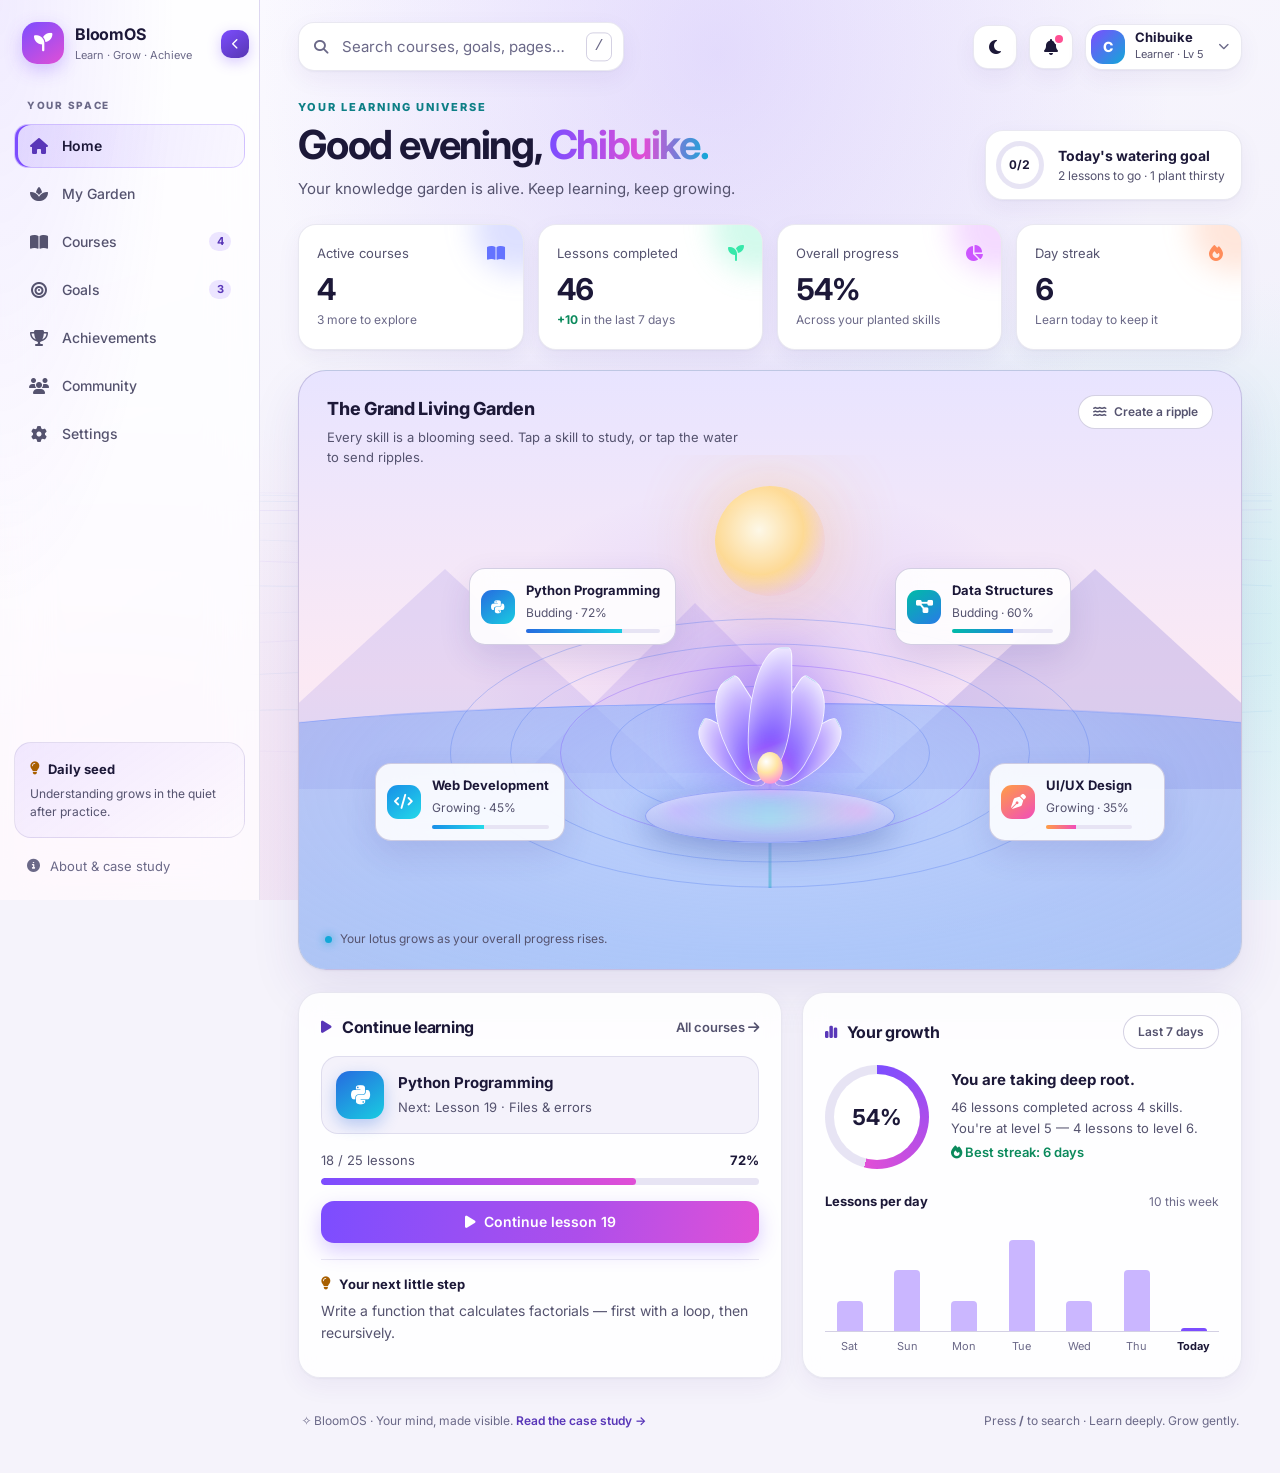
<file: index.html>
<!DOCTYPE html>
<html lang="en">
<head>
<meta charset="UTF-8">
<meta name="viewport" content="width=device-width, initial-scale=1.0, viewport-fit=cover">
<meta name="theme-color" content="#f5f3fb">
<meta name="description" content="BloomOS — a learning dashboard where every skill grows as a living garden.">
<title>Home · BloomOS</title>
<link rel="icon" href="data:image/svg+xml,<svg xmlns='http://www.w3.org/2000/svg' viewBox='0 0 100 100'><text y='.9em' font-size='90'>🌸</text></svg>">
<script>
  /* Apply saved theme/accent/text size before first paint (no flash), and flag the preloader. */
  window.__bloomStart = performance.now();
  (function () {
    var r = document.documentElement;
    r.classList.add('preloading');
    try {
      var s = (JSON.parse(localStorage.getItem('bloomos:v2') || '{}').settings) || {};
      var t = s.theme || 'light';
      if (t === 'system') t = matchMedia('(prefers-color-scheme: dark)').matches ? 'dark' : 'light';
      r.dataset.theme = t;
      if (s.accent) r.dataset.accent = s.accent;
      if (s.textSize) r.dataset.text = s.textSize;
      if (s.reduceMotion) r.classList.add('reduce-motion');
      if (sessionStorage.getItem('bloomos:seen')) r.classList.add('pl-quick');
    } catch (e) { r.dataset.theme = 'light'; }
  })();
</script>
<link rel="preconnect" href="https://fonts.googleapis.com">
<link rel="preconnect" href="https://fonts.gstatic.com" crossorigin>
<link rel="preconnect" href="https://cdnjs.cloudflare.com" crossorigin>
<link rel="stylesheet" href="https://fonts.googleapis.com/css2?family=Inter:wght@400;500;600;700;800&display=swap" media="print" onload="this.media='all'">
<link rel="preload" href="https://cdnjs.cloudflare.com/ajax/libs/font-awesome/6.4.0/webfonts/fa-solid-900.woff2" as="font" type="font/woff2" crossorigin>
<link rel="preload" href="https://cdnjs.cloudflare.com/ajax/libs/font-awesome/6.4.0/webfonts/fa-brands-400.woff2" as="font" type="font/woff2" crossorigin>
<link rel="stylesheet" href="https://cdnjs.cloudflare.com/ajax/libs/font-awesome/6.4.0/css/all.min.css" media="print" onload="this.media='all'">
<link rel="stylesheet" href="assets/styles/style.css">
<style>
  /* Preloader — inline so it paints before anything else */
  html.preloading { overflow: hidden; }
  .preloader {
    position: fixed; inset: 0; z-index: 9999; display: grid; place-items: center;
    background: var(--bg, #f5f3fb); background-image: var(--ambient);
    transition: opacity .5s ease, visibility .5s;
    animation: plFailsafe .4s 6s forwards; /* if JS never runs, still reveal the page */
  }
  .preloader.pl-done { opacity: 0; visibility: hidden; }
  .pl-inner { display: grid; justify-items: center; gap: 14px; color: var(--text, #1c1838); font-family: Inter, system-ui, sans-serif; }
  .pl-lotus { width: 128px; height: 128px; overflow: visible; filter: drop-shadow(0 8px 22px rgba(var(--accent-rgb, 124, 77, 255), .4)); }
  .pl-lotus .pp { transform-box: view-box; transform-origin: 50px 74px; animation: plBloom .9s cubic-bezier(.22, 1, .36, 1) both; }
  .pl-lotus .pp1 { animation-delay: .05s; } .pl-lotus .pp2 { animation-delay: .15s; } .pl-lotus .pp3 { animation-delay: .3s; } .pl-lotus .pp4 { animation-delay: .4s; } .pl-lotus .pp5 { animation-delay: .55s; }
  .pl-lotus .pl-core { transform-box: view-box; transform-origin: 50px 72px; animation: plBloom .6s .8s cubic-bezier(.22, 1, .36, 1) both; }
  .pl-ring { fill: none; stroke: var(--accent, #7c4dff); stroke-opacity: .55; transform-box: view-box; transform-origin: 50px 82px; animation: plRipple 1.8s ease-out infinite; }
  .pl-ring.r2 { animation-delay: .9s; }
  .pl-word { font-weight: 800; font-size: 1.6rem; letter-spacing: -.6px; }
  .pl-word span { color: var(--accent, #7c4dff); }
  .pl-bar { width: 160px; height: 4px; border-radius: 4px; background: rgba(var(--accent-rgb, 124, 77, 255), .15); overflow: hidden; }
  .pl-bar span { display: block; height: 100%; width: 40%; border-radius: 4px; background: linear-gradient(90deg, var(--accent, #7c4dff), var(--accent-2, #e04fd6)); animation: plSlide 1.1s ease-in-out infinite; }
  .pl-msg { margin: 0; font-size: .8125rem; color: var(--faint, #6b6988); }
  html.pl-quick .pl-bar, html.pl-quick .pl-msg { display: none; }
  html.pl-quick .pl-lotus .pp, html.pl-quick .pl-lotus .pl-core { animation: none; }
  html.pl-quick .preloader { transition-duration: .25s; }
  @keyframes plBloom { from { transform: scale(0); opacity: 0; } }
  @keyframes plRipple { from { transform: scale(.3); opacity: .9; } to { transform: scale(1.5); opacity: 0; } }
  @keyframes plSlide { from { transform: translateX(-100%); } to { transform: translateX(260%); } }
  @keyframes plFailsafe { to { opacity: 0; visibility: hidden; } }
  @media (prefers-reduced-motion: reduce) { .pl-lotus .pp, .pl-lotus .pl-core, .pl-ring, .pl-bar span { animation: none; } }
</style>
</head>
<body data-page="home">
<div class="preloader" id="preloader" role="status" aria-label="Loading BloomOS">
  <div class="pl-inner">
    <svg class="pl-lotus" viewBox="0 0 100 100" aria-hidden="true">
      <defs><linearGradient id="plPetal" x1="0" y1="0" x2="0" y2="1"><stop offset="0" style="stop-color:#fbf8ff"/><stop offset=".55" style="stop-color:var(--accent,#7c4dff)"/><stop offset="1" style="stop-color:var(--accent-3,#12a8d8)"/></linearGradient></defs>
      <ellipse class="pl-ring" cx="50" cy="82" rx="42" ry="9"/>
      <ellipse class="pl-ring r2" cx="50" cy="82" rx="42" ry="9"/>
      <g transform="rotate(-58 50 74) translate(50 74) scale(.78) translate(-50 -74)"><path class="pp pp1" d="M50 16 C 63 33, 63 58, 50 74 C 37 58, 37 33, 50 16Z" fill="url(#plPetal)" stroke="#fff" stroke-opacity=".7"/></g>
      <g transform="rotate(58 50 74) translate(50 74) scale(.78) translate(-50 -74)"><path class="pp pp2" d="M50 16 C 63 33, 63 58, 50 74 C 37 58, 37 33, 50 16Z" fill="url(#plPetal)" stroke="#fff" stroke-opacity=".7"/></g>
      <g transform="rotate(-30 50 74) translate(50 74) scale(.92) translate(-50 -74)"><path class="pp pp3" d="M50 16 C 63 33, 63 58, 50 74 C 37 58, 37 33, 50 16Z" fill="url(#plPetal)" stroke="#fff" stroke-opacity=".7"/></g>
      <g transform="rotate(30 50 74) translate(50 74) scale(.92) translate(-50 -74)"><path class="pp pp4" d="M50 16 C 63 33, 63 58, 50 74 C 37 58, 37 33, 50 16Z" fill="url(#plPetal)" stroke="#fff" stroke-opacity=".7"/></g>
      <path class="pp pp5" d="M50 16 C 63 33, 63 58, 50 74 C 37 58, 37 33, 50 16Z" fill="url(#plPetal)" stroke="#fff" stroke-opacity=".7"/>
      <ellipse class="pl-core" cx="50" cy="72" rx="7" ry="6" fill="#ffe3a3"/>
    </svg>
    <div class="pl-word">Bloom<span>OS</span></div>
    <div class="pl-bar" aria-hidden="true"><span></span></div>
    <p class="pl-msg">Growing your garden…</p>
  </div>
</div>
<a class="skip-link" href="#page">Skip to content</a>
<div class="ambient" aria-hidden="true"></div><canvas id="water" aria-hidden="true"></canvas>
<div class="layout">
  <aside class="sidebar" id="sidebar" aria-label="Main navigation"></aside>
  <main>
    <header class="topbar" id="topbar"></header>
    <div id="page" tabindex="-1">

      <section class="welcome">
        <div>
          <div class="eyebrow">Your learning universe</div>
          <h1 id="greeting">Welcome back.</h1>
          <p class="subtitle">Your knowledge garden is alive. Keep learning, keep growing.</p>
        </div>
        <div class="daily-goal" id="dailyGoal" role="status"></div>
      </section>

      <section class="stats" id="stats" aria-label="Learning statistics"></section>

      <article class="garden-card-large" id="gardenCard" aria-label="Interactive learning garden">
        <div class="garden-top">
          <div>
            <h2 class="section-title">The Grand Living Garden</h2>
            <p class="section-sub">Every skill is a blooming seed. Tap a skill to study, or tap the water to send ripples.</p>
          </div>
          <button class="pill" id="rippleBtn" type="button"><i class="fas fa-water"></i> Create a ripple</button>
        </div>
        <div class="garden-scene-large" id="gardenScene">
          <div class="stars" aria-hidden="true"></div>
          <div class="moon" aria-hidden="true"></div>
          <div class="mountain one" aria-hidden="true"></div><div class="mountain two" aria-hidden="true"></div><div class="mountain three" aria-hidden="true"></div>
          <div class="water-plane" aria-hidden="true"></div>
          <div class="ripple-ring" aria-hidden="true"></div><div class="ripple-ring r2" aria-hidden="true"></div><div class="ripple-ring r3" aria-hidden="true"></div><div class="ripple-ring r4" aria-hidden="true"></div>
          <div class="stem" aria-hidden="true"></div><div class="island" aria-hidden="true"></div>
          <div class="lotus" aria-hidden="true"><div class="petal p4"></div><div class="petal p5"></div><div class="petal p2"></div><div class="petal p3"></div><div class="petal p1"></div><div class="lotus-core"></div></div>
          <div id="skillNodes"></div>
        </div>
        <div class="garden-hint"><span class="hint-dot"></span><span>Your lotus grows as your overall progress rises.</span></div>
      </article>

      <div class="home-grid">
        <article class="panel" id="continuePanel" aria-label="Continue learning"></article>
        <article class="panel" id="growthPanel" aria-label="Your growth"></article>
      </div>

      <footer class="bottom-note"><span>✧ BloomOS · Your mind, made visible. <a href="about.html">Read the case study →</a></span><span>Press <b>/</b> to search · Learn deeply. Grow gently.</span></footer>
    </div>
  </main>
</div>
<script src="assets/js/main.js"></script>
</body>
</html>
</file>
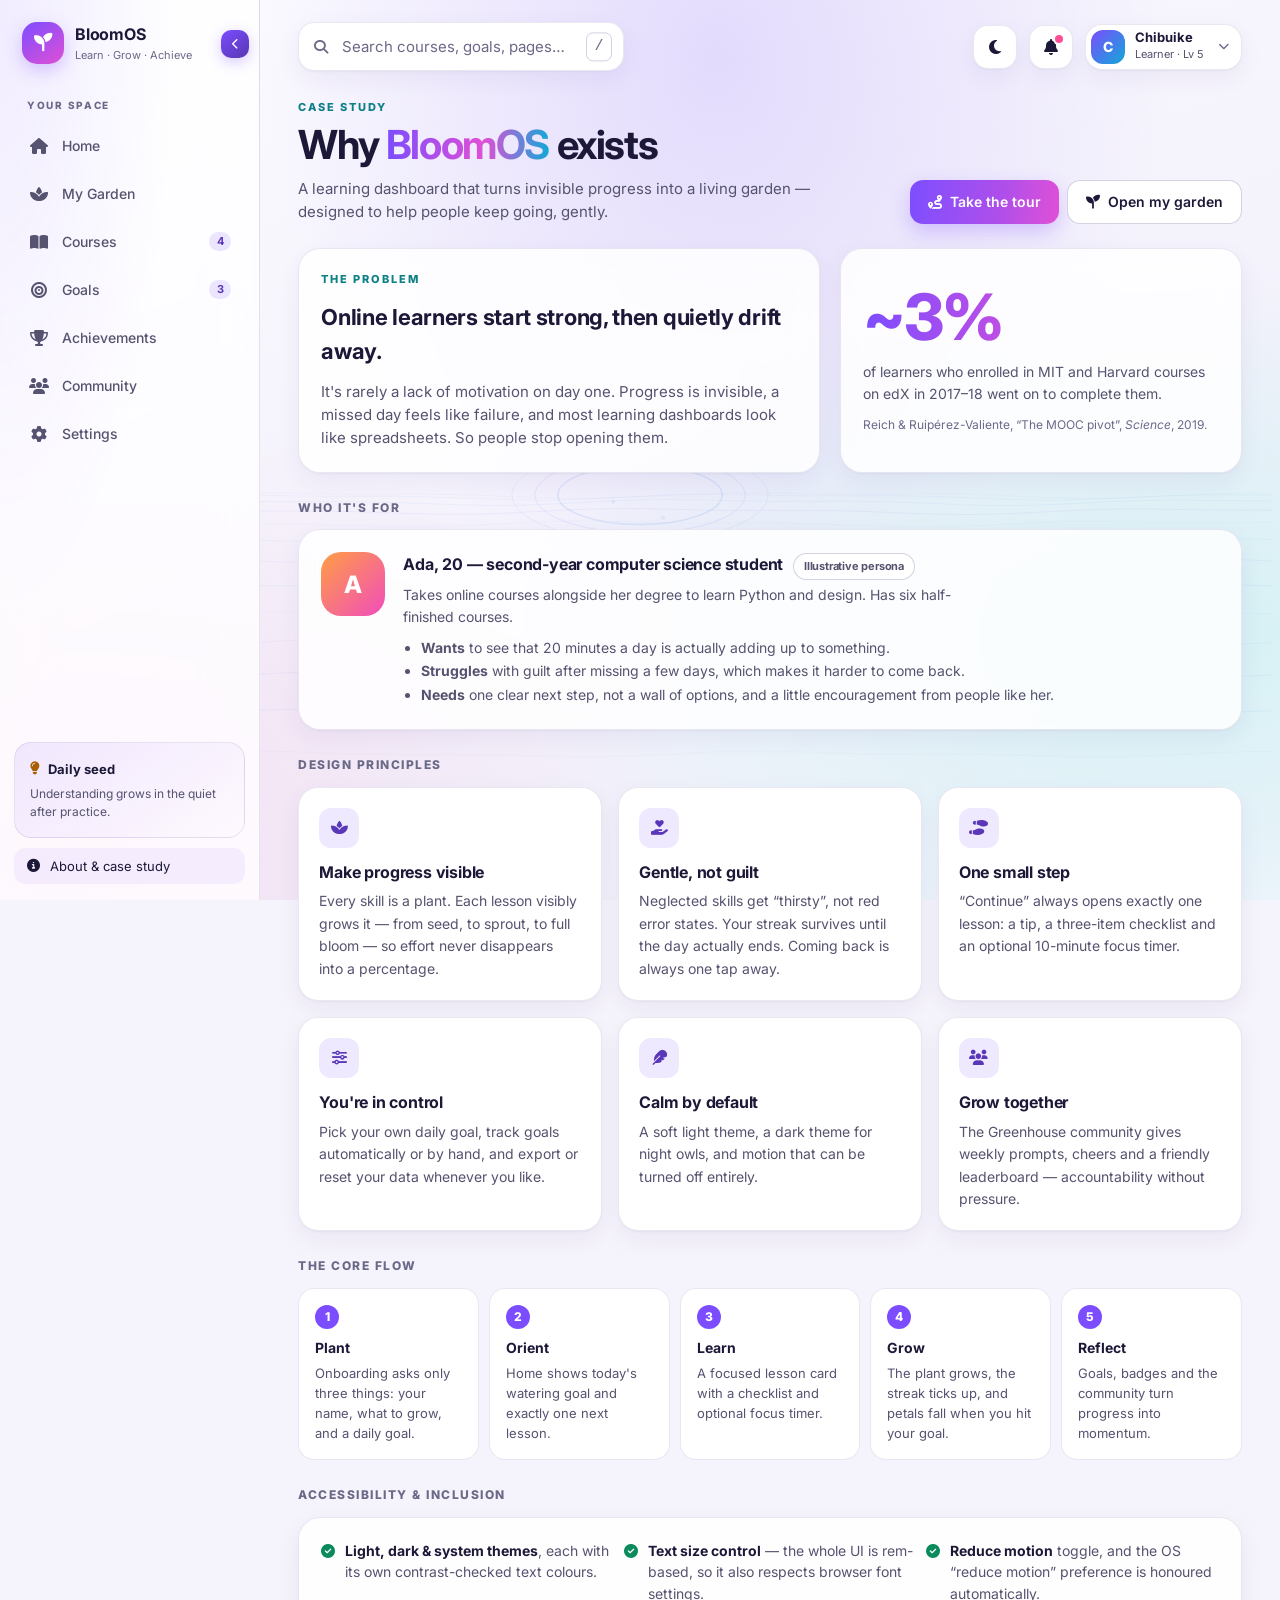
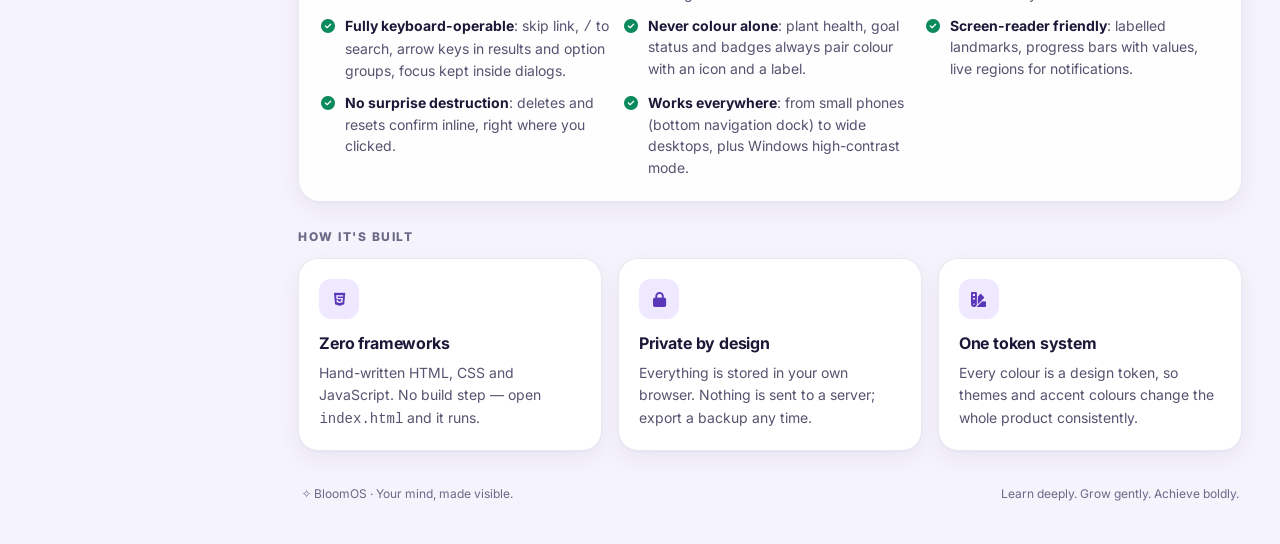
<file: about.html>
<!DOCTYPE html>
<html lang="en">
<head>
<meta charset="UTF-8">
<meta name="viewport" content="width=device-width, initial-scale=1.0, viewport-fit=cover">
<meta name="theme-color" content="#f5f3fb">
<title>Case Study · BloomOS</title>
<link rel="icon" href="data:image/svg+xml,<svg xmlns='http://www.w3.org/2000/svg' viewBox='0 0 100 100'><text y='.9em' font-size='90'>🌸</text></svg>">
<script>
  /* Apply saved theme/accent/text size before first paint (no flash), and flag the preloader. */
  window.__bloomStart = performance.now();
  (function () {
    var r = document.documentElement;
    r.classList.add('preloading');
    try {
      var s = (JSON.parse(localStorage.getItem('bloomos:v2') || '{}').settings) || {};
      var t = s.theme || 'light';
      if (t === 'system') t = matchMedia('(prefers-color-scheme: dark)').matches ? 'dark' : 'light';
      r.dataset.theme = t;
      if (s.accent) r.dataset.accent = s.accent;
      if (s.textSize) r.dataset.text = s.textSize;
      if (s.reduceMotion) r.classList.add('reduce-motion');
      if (sessionStorage.getItem('bloomos:seen')) r.classList.add('pl-quick');
    } catch (e) { r.dataset.theme = 'light'; }
  })();
</script>
<link rel="preconnect" href="https://fonts.googleapis.com">
<link rel="preconnect" href="https://fonts.gstatic.com" crossorigin>
<link rel="preconnect" href="https://cdnjs.cloudflare.com" crossorigin>
<link rel="stylesheet" href="https://fonts.googleapis.com/css2?family=Inter:wght@400;500;600;700;800&display=swap" media="print" onload="this.media='all'">
<link rel="preload" href="https://cdnjs.cloudflare.com/ajax/libs/font-awesome/6.4.0/webfonts/fa-solid-900.woff2" as="font" type="font/woff2" crossorigin>
<link rel="preload" href="https://cdnjs.cloudflare.com/ajax/libs/font-awesome/6.4.0/webfonts/fa-brands-400.woff2" as="font" type="font/woff2" crossorigin>
<link rel="stylesheet" href="https://cdnjs.cloudflare.com/ajax/libs/font-awesome/6.4.0/css/all.min.css" media="print" onload="this.media='all'">
<link rel="stylesheet" href="assets/styles/style.css">
<style>
  /* Preloader — inline so it paints before anything else */
  html.preloading { overflow: hidden; }
  .preloader {
    position: fixed; inset: 0; z-index: 9999; display: grid; place-items: center;
    background: var(--bg, #f5f3fb); background-image: var(--ambient);
    transition: opacity .5s ease, visibility .5s;
    animation: plFailsafe .4s 6s forwards; /* if JS never runs, still reveal the page */
  }
  .preloader.pl-done { opacity: 0; visibility: hidden; }
  .pl-inner { display: grid; justify-items: center; gap: 14px; color: var(--text, #1c1838); font-family: Inter, system-ui, sans-serif; }
  .pl-lotus { width: 128px; height: 128px; overflow: visible; filter: drop-shadow(0 8px 22px rgba(var(--accent-rgb, 124, 77, 255), .4)); }
  .pl-lotus .pp { transform-box: view-box; transform-origin: 50px 74px; animation: plBloom .9s cubic-bezier(.22, 1, .36, 1) both; }
  .pl-lotus .pp1 { animation-delay: .05s; } .pl-lotus .pp2 { animation-delay: .15s; } .pl-lotus .pp3 { animation-delay: .3s; } .pl-lotus .pp4 { animation-delay: .4s; } .pl-lotus .pp5 { animation-delay: .55s; }
  .pl-lotus .pl-core { transform-box: view-box; transform-origin: 50px 72px; animation: plBloom .6s .8s cubic-bezier(.22, 1, .36, 1) both; }
  .pl-ring { fill: none; stroke: var(--accent, #7c4dff); stroke-opacity: .55; transform-box: view-box; transform-origin: 50px 82px; animation: plRipple 1.8s ease-out infinite; }
  .pl-ring.r2 { animation-delay: .9s; }
  .pl-word { font-weight: 800; font-size: 1.6rem; letter-spacing: -.6px; }
  .pl-word span { color: var(--accent, #7c4dff); }
  .pl-bar { width: 160px; height: 4px; border-radius: 4px; background: rgba(var(--accent-rgb, 124, 77, 255), .15); overflow: hidden; }
  .pl-bar span { display: block; height: 100%; width: 40%; border-radius: 4px; background: linear-gradient(90deg, var(--accent, #7c4dff), var(--accent-2, #e04fd6)); animation: plSlide 1.1s ease-in-out infinite; }
  .pl-msg { margin: 0; font-size: .8125rem; color: var(--faint, #6b6988); }
  html.pl-quick .pl-bar, html.pl-quick .pl-msg { display: none; }
  html.pl-quick .pl-lotus .pp, html.pl-quick .pl-lotus .pl-core { animation: none; }
  html.pl-quick .preloader { transition-duration: .25s; }
  @keyframes plBloom { from { transform: scale(0); opacity: 0; } }
  @keyframes plRipple { from { transform: scale(.3); opacity: .9; } to { transform: scale(1.5); opacity: 0; } }
  @keyframes plSlide { from { transform: translateX(-100%); } to { transform: translateX(260%); } }
  @keyframes plFailsafe { to { opacity: 0; visibility: hidden; } }
  @media (prefers-reduced-motion: reduce) { .pl-lotus .pp, .pl-lotus .pl-core, .pl-ring, .pl-bar span { animation: none; } }
</style>
</head>
<body data-page="about">
<div class="preloader" id="preloader" role="status" aria-label="Loading BloomOS">
  <div class="pl-inner">
    <svg class="pl-lotus" viewBox="0 0 100 100" aria-hidden="true">
      <defs><linearGradient id="plPetal" x1="0" y1="0" x2="0" y2="1"><stop offset="0" style="stop-color:#fbf8ff"/><stop offset=".55" style="stop-color:var(--accent,#7c4dff)"/><stop offset="1" style="stop-color:var(--accent-3,#12a8d8)"/></linearGradient></defs>
      <ellipse class="pl-ring" cx="50" cy="82" rx="42" ry="9"/>
      <ellipse class="pl-ring r2" cx="50" cy="82" rx="42" ry="9"/>
      <g transform="rotate(-58 50 74) translate(50 74) scale(.78) translate(-50 -74)"><path class="pp pp1" d="M50 16 C 63 33, 63 58, 50 74 C 37 58, 37 33, 50 16Z" fill="url(#plPetal)" stroke="#fff" stroke-opacity=".7"/></g>
      <g transform="rotate(58 50 74) translate(50 74) scale(.78) translate(-50 -74)"><path class="pp pp2" d="M50 16 C 63 33, 63 58, 50 74 C 37 58, 37 33, 50 16Z" fill="url(#plPetal)" stroke="#fff" stroke-opacity=".7"/></g>
      <g transform="rotate(-30 50 74) translate(50 74) scale(.92) translate(-50 -74)"><path class="pp pp3" d="M50 16 C 63 33, 63 58, 50 74 C 37 58, 37 33, 50 16Z" fill="url(#plPetal)" stroke="#fff" stroke-opacity=".7"/></g>
      <g transform="rotate(30 50 74) translate(50 74) scale(.92) translate(-50 -74)"><path class="pp pp4" d="M50 16 C 63 33, 63 58, 50 74 C 37 58, 37 33, 50 16Z" fill="url(#plPetal)" stroke="#fff" stroke-opacity=".7"/></g>
      <path class="pp pp5" d="M50 16 C 63 33, 63 58, 50 74 C 37 58, 37 33, 50 16Z" fill="url(#plPetal)" stroke="#fff" stroke-opacity=".7"/>
      <ellipse class="pl-core" cx="50" cy="72" rx="7" ry="6" fill="#ffe3a3"/>
    </svg>
    <div class="pl-word">Bloom<span>OS</span></div>
    <div class="pl-bar" aria-hidden="true"><span></span></div>
    <p class="pl-msg">Growing your garden…</p>
  </div>
</div>
<a class="skip-link" href="#page">Skip to content</a>
<div class="ambient" aria-hidden="true"></div><canvas id="water" aria-hidden="true"></canvas>
<div class="layout">
  <aside class="sidebar" id="sidebar" aria-label="Main navigation"></aside>
  <main>
    <header class="topbar" id="topbar"></header>
    <div id="page" tabindex="-1">

      <section class="page-head">
        <div>
          <div class="eyebrow">Case study</div>
          <h1>Why <span class="grad-text">BloomOS</span> exists</h1>
          <p class="subtitle">A learning dashboard that turns invisible progress into a living garden — designed to help people keep going, gently.</p>
        </div>
        <div class="chips">
          <button class="btn btn-primary" id="aboutTour" type="button"><i class="fas fa-route"></i> Take the tour</button>
          <a class="btn" href="index.html"><i class="fas fa-seedling"></i> Open my garden</a>
        </div>
      </section>

      <section class="cs-hero" aria-label="The problem">
        <article class="panel">
          <div class="eyebrow">The problem</div>
          <h2 style="font-size:1.375rem">Online learners start strong, then quietly drift away.</h2>
          <p class="subtitle">It's rarely a lack of motivation on day one. Progress is invisible, a missed day feels like failure, and most learning dashboards look like spreadsheets. So people stop opening them.</p>
        </article>
        <article class="panel" aria-label="Key statistic">
          <div class="big-stat grad-text">~3%</div>
          <p class="subtitle" style="font-size:.875rem">of learners who enrolled in MIT and Harvard courses on edX in 2017–18 went on to complete them.</p>
          <small style="color:var(--faint);font-size:.75rem">Reich &amp; Ruipérez-Valiente, “The MOOC pivot”, <i>Science</i>, 2019.</small>
        </article>
      </section>

      <h2 class="section-label">Who it's for</h2>
      <section class="panel persona" aria-label="Persona">
        <div class="avatar" style="--c1:#ff9e44;--c2:#f14dbb" aria-hidden="true">A</div>
        <div>
          <h3>Ada, 20 — second-year computer science student <span class="status-tag" style="margin-left:6px">Illustrative persona</span></h3>
          <p class="subtitle" style="font-size:.875rem;margin-top:4px">Takes online courses alongside her degree to learn Python and design. Has six half-finished courses.</p>
          <ul>
            <li><b>Wants</b> to see that 20 minutes a day is actually adding up to something.</li>
            <li><b>Struggles</b> with guilt after missing a few days, which makes it harder to come back.</li>
            <li><b>Needs</b> one clear next step, not a wall of options, and a little encouragement from people like her.</li>
          </ul>
        </div>
      </section>

      <h2 class="section-label">Design principles</h2>
      <section class="cs-grid" aria-label="Design principles">
        <article class="cs-card"><div class="cs-ico"><i class="fas fa-spa"></i></div><h3>Make progress visible</h3><p>Every skill is a plant. Each lesson visibly grows it — from seed, to sprout, to full bloom — so effort never disappears into a percentage.</p></article>
        <article class="cs-card"><div class="cs-ico"><i class="fas fa-hand-holding-heart"></i></div><h3>Gentle, not guilt</h3><p>Neglected skills get “thirsty”, not red error states. Your streak survives until the day actually ends. Coming back is always one tap away.</p></article>
        <article class="cs-card"><div class="cs-ico"><i class="fas fa-shoe-prints"></i></div><h3>One small step</h3><p>“Continue” always opens exactly one lesson: a tip, a three-item checklist and an optional 10-minute focus timer.</p></article>
        <article class="cs-card"><div class="cs-ico"><i class="fas fa-sliders"></i></div><h3>You're in control</h3><p>Pick your own daily goal, track goals automatically or by hand, and export or reset your data whenever you like.</p></article>
        <article class="cs-card"><div class="cs-ico"><i class="fas fa-feather"></i></div><h3>Calm by default</h3><p>A soft light theme, a dark theme for night owls, and motion that can be turned off entirely.</p></article>
        <article class="cs-card"><div class="cs-ico"><i class="fas fa-users"></i></div><h3>Grow together</h3><p>The Greenhouse community gives weekly prompts, cheers and a friendly leaderboard — accountability without pressure.</p></article>
      </section>

      <h2 class="section-label">The core flow</h2>
      <ol class="flow" aria-label="User flow">
        <li><strong>Plant</strong>Onboarding asks only three things: your name, what to grow, and a daily goal.</li>
        <li><strong>Orient</strong>Home shows today's watering goal and exactly one next lesson.</li>
        <li><strong>Learn</strong>A focused lesson card with a checklist and optional focus timer.</li>
        <li><strong>Grow</strong>The plant grows, the streak ticks up, and petals fall when you hit your goal.</li>
        <li><strong>Reflect</strong>Goals, badges and the community turn progress into momentum.</li>
      </ol>

      <h2 class="section-label">Accessibility &amp; inclusion</h2>
      <section class="panel" aria-label="Accessibility features">
        <ul class="a11y-list">
          <li><i class="fas fa-circle-check"></i><span><b>Light, dark &amp; system themes</b>, each with its own contrast-checked text colours.</span></li>
          <li><i class="fas fa-circle-check"></i><span><b>Text size control</b> — the whole UI is rem-based, so it also respects browser font settings.</span></li>
          <li><i class="fas fa-circle-check"></i><span><b>Reduce motion</b> toggle, and the OS “reduce motion” preference is honoured automatically.</span></li>
          <li><i class="fas fa-circle-check"></i><span><b>Fully keyboard-operable</b>: skip link, <kbd>/</kbd> to search, arrow keys in results and option groups, focus kept inside dialogs.</span></li>
          <li><i class="fas fa-circle-check"></i><span><b>Never colour alone</b>: plant health, goal status and badges always pair colour with an icon and a label.</span></li>
          <li><i class="fas fa-circle-check"></i><span><b>Screen-reader friendly</b>: labelled landmarks, progress bars with values, live regions for notifications.</span></li>
          <li><i class="fas fa-circle-check"></i><span><b>No surprise destruction</b>: deletes and resets confirm inline, right where you clicked.</span></li>
          <li><i class="fas fa-circle-check"></i><span><b>Works everywhere</b>: from small phones (bottom navigation dock) to wide desktops, plus Windows high-contrast mode.</span></li>
        </ul>
      </section>

      <h2 class="section-label">How it's built</h2>
      <section class="cs-grid" aria-label="Technology">
        <article class="cs-card"><div class="cs-ico"><i class="fab fa-html5"></i></div><h3>Zero frameworks</h3><p>Hand-written HTML, CSS and JavaScript. No build step — open <code>index.html</code> and it runs.</p></article>
        <article class="cs-card"><div class="cs-ico"><i class="fas fa-lock"></i></div><h3>Private by design</h3><p>Everything is stored in your own browser. Nothing is sent to a server; export a backup any time.</p></article>
        <article class="cs-card"><div class="cs-ico"><i class="fas fa-swatchbook"></i></div><h3>One token system</h3><p>Every colour is a design token, so themes and accent colours change the whole product consistently.</p></article>
      </section>

      <footer class="bottom-note"><span>✧ BloomOS · Your mind, made visible.</span><span>Learn deeply. Grow gently. Achieve boldly.</span></footer>
    </div>
  </main>
</div>
<script src="assets/js/main.js"></script>
</body>
</html>
</file>
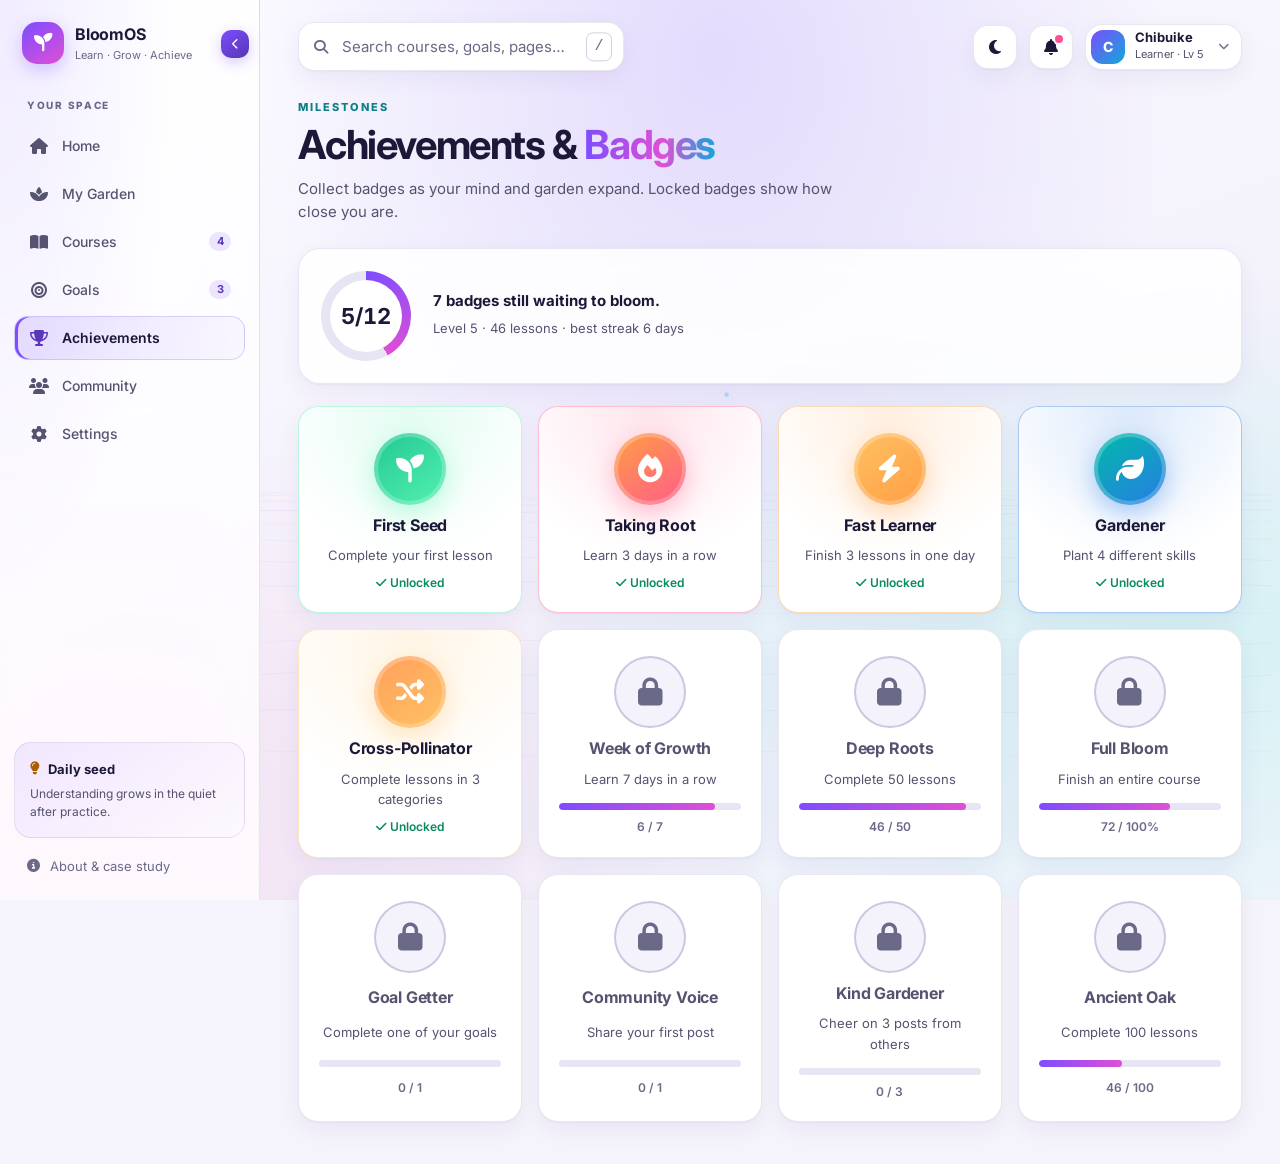
<file: achievements.html>
<!DOCTYPE html>
<html lang="en">
<head>
<meta charset="UTF-8">
<meta name="viewport" content="width=device-width, initial-scale=1.0, viewport-fit=cover">
<meta name="theme-color" content="#f5f3fb">
<title>Achievements · BloomOS</title>
<link rel="icon" href="data:image/svg+xml,<svg xmlns='http://www.w3.org/2000/svg' viewBox='0 0 100 100'><text y='.9em' font-size='90'>🌸</text></svg>">
<script>
  /* Apply saved theme/accent/text size before first paint (no flash), and flag the preloader. */
  window.__bloomStart = performance.now();
  (function () {
    var r = document.documentElement;
    r.classList.add('preloading');
    try {
      var s = (JSON.parse(localStorage.getItem('bloomos:v2') || '{}').settings) || {};
      var t = s.theme || 'light';
      if (t === 'system') t = matchMedia('(prefers-color-scheme: dark)').matches ? 'dark' : 'light';
      r.dataset.theme = t;
      if (s.accent) r.dataset.accent = s.accent;
      if (s.textSize) r.dataset.text = s.textSize;
      if (s.reduceMotion) r.classList.add('reduce-motion');
      if (sessionStorage.getItem('bloomos:seen')) r.classList.add('pl-quick');
    } catch (e) { r.dataset.theme = 'light'; }
  })();
</script>
<link rel="preconnect" href="https://fonts.googleapis.com">
<link rel="preconnect" href="https://fonts.gstatic.com" crossorigin>
<link rel="preconnect" href="https://cdnjs.cloudflare.com" crossorigin>
<link rel="stylesheet" href="https://fonts.googleapis.com/css2?family=Inter:wght@400;500;600;700;800&display=swap" media="print" onload="this.media='all'">
<link rel="preload" href="https://cdnjs.cloudflare.com/ajax/libs/font-awesome/6.4.0/webfonts/fa-solid-900.woff2" as="font" type="font/woff2" crossorigin>
<link rel="preload" href="https://cdnjs.cloudflare.com/ajax/libs/font-awesome/6.4.0/webfonts/fa-brands-400.woff2" as="font" type="font/woff2" crossorigin>
<link rel="stylesheet" href="https://cdnjs.cloudflare.com/ajax/libs/font-awesome/6.4.0/css/all.min.css" media="print" onload="this.media='all'">
<link rel="stylesheet" href="assets/styles/style.css">
<style>
  /* Preloader — inline so it paints before anything else */
  html.preloading { overflow: hidden; }
  .preloader {
    position: fixed; inset: 0; z-index: 9999; display: grid; place-items: center;
    background: var(--bg, #f5f3fb); background-image: var(--ambient);
    transition: opacity .5s ease, visibility .5s;
    animation: plFailsafe .4s 6s forwards; /* if JS never runs, still reveal the page */
  }
  .preloader.pl-done { opacity: 0; visibility: hidden; }
  .pl-inner { display: grid; justify-items: center; gap: 14px; color: var(--text, #1c1838); font-family: Inter, system-ui, sans-serif; }
  .pl-lotus { width: 128px; height: 128px; overflow: visible; filter: drop-shadow(0 8px 22px rgba(var(--accent-rgb, 124, 77, 255), .4)); }
  .pl-lotus .pp { transform-box: view-box; transform-origin: 50px 74px; animation: plBloom .9s cubic-bezier(.22, 1, .36, 1) both; }
  .pl-lotus .pp1 { animation-delay: .05s; } .pl-lotus .pp2 { animation-delay: .15s; } .pl-lotus .pp3 { animation-delay: .3s; } .pl-lotus .pp4 { animation-delay: .4s; } .pl-lotus .pp5 { animation-delay: .55s; }
  .pl-lotus .pl-core { transform-box: view-box; transform-origin: 50px 72px; animation: plBloom .6s .8s cubic-bezier(.22, 1, .36, 1) both; }
  .pl-ring { fill: none; stroke: var(--accent, #7c4dff); stroke-opacity: .55; transform-box: view-box; transform-origin: 50px 82px; animation: plRipple 1.8s ease-out infinite; }
  .pl-ring.r2 { animation-delay: .9s; }
  .pl-word { font-weight: 800; font-size: 1.6rem; letter-spacing: -.6px; }
  .pl-word span { color: var(--accent, #7c4dff); }
  .pl-bar { width: 160px; height: 4px; border-radius: 4px; background: rgba(var(--accent-rgb, 124, 77, 255), .15); overflow: hidden; }
  .pl-bar span { display: block; height: 100%; width: 40%; border-radius: 4px; background: linear-gradient(90deg, var(--accent, #7c4dff), var(--accent-2, #e04fd6)); animation: plSlide 1.1s ease-in-out infinite; }
  .pl-msg { margin: 0; font-size: .8125rem; color: var(--faint, #6b6988); }
  html.pl-quick .pl-bar, html.pl-quick .pl-msg { display: none; }
  html.pl-quick .pl-lotus .pp, html.pl-quick .pl-lotus .pl-core { animation: none; }
  html.pl-quick .preloader { transition-duration: .25s; }
  @keyframes plBloom { from { transform: scale(0); opacity: 0; } }
  @keyframes plRipple { from { transform: scale(.3); opacity: .9; } to { transform: scale(1.5); opacity: 0; } }
  @keyframes plSlide { from { transform: translateX(-100%); } to { transform: translateX(260%); } }
  @keyframes plFailsafe { to { opacity: 0; visibility: hidden; } }
  @media (prefers-reduced-motion: reduce) { .pl-lotus .pp, .pl-lotus .pl-core, .pl-ring, .pl-bar span { animation: none; } }
</style>
</head>
<body data-page="achievements">
<div class="preloader" id="preloader" role="status" aria-label="Loading BloomOS">
  <div class="pl-inner">
    <svg class="pl-lotus" viewBox="0 0 100 100" aria-hidden="true">
      <defs><linearGradient id="plPetal" x1="0" y1="0" x2="0" y2="1"><stop offset="0" style="stop-color:#fbf8ff"/><stop offset=".55" style="stop-color:var(--accent,#7c4dff)"/><stop offset="1" style="stop-color:var(--accent-3,#12a8d8)"/></linearGradient></defs>
      <ellipse class="pl-ring" cx="50" cy="82" rx="42" ry="9"/>
      <ellipse class="pl-ring r2" cx="50" cy="82" rx="42" ry="9"/>
      <g transform="rotate(-58 50 74) translate(50 74) scale(.78) translate(-50 -74)"><path class="pp pp1" d="M50 16 C 63 33, 63 58, 50 74 C 37 58, 37 33, 50 16Z" fill="url(#plPetal)" stroke="#fff" stroke-opacity=".7"/></g>
      <g transform="rotate(58 50 74) translate(50 74) scale(.78) translate(-50 -74)"><path class="pp pp2" d="M50 16 C 63 33, 63 58, 50 74 C 37 58, 37 33, 50 16Z" fill="url(#plPetal)" stroke="#fff" stroke-opacity=".7"/></g>
      <g transform="rotate(-30 50 74) translate(50 74) scale(.92) translate(-50 -74)"><path class="pp pp3" d="M50 16 C 63 33, 63 58, 50 74 C 37 58, 37 33, 50 16Z" fill="url(#plPetal)" stroke="#fff" stroke-opacity=".7"/></g>
      <g transform="rotate(30 50 74) translate(50 74) scale(.92) translate(-50 -74)"><path class="pp pp4" d="M50 16 C 63 33, 63 58, 50 74 C 37 58, 37 33, 50 16Z" fill="url(#plPetal)" stroke="#fff" stroke-opacity=".7"/></g>
      <path class="pp pp5" d="M50 16 C 63 33, 63 58, 50 74 C 37 58, 37 33, 50 16Z" fill="url(#plPetal)" stroke="#fff" stroke-opacity=".7"/>
      <ellipse class="pl-core" cx="50" cy="72" rx="7" ry="6" fill="#ffe3a3"/>
    </svg>
    <div class="pl-word">Bloom<span>OS</span></div>
    <div class="pl-bar" aria-hidden="true"><span></span></div>
    <p class="pl-msg">Growing your garden…</p>
  </div>
</div>
<a class="skip-link" href="#page">Skip to content</a>
<div class="ambient" aria-hidden="true"></div><canvas id="water" aria-hidden="true"></canvas>
<div class="layout">
  <aside class="sidebar" id="sidebar" aria-label="Main navigation"></aside>
  <main>
    <header class="topbar" id="topbar"></header>
    <div id="page" tabindex="-1">

      <section class="page-head">
        <div>
          <div class="eyebrow">Milestones</div>
          <h1>Achievements &amp; <span class="grad-text">Badges</span></h1>
          <p class="subtitle">Collect badges as your mind and garden expand. Locked badges show how close you are.</p>
        </div>
      </section>

      <section class="panel ach-hero" id="achHero" aria-label="Badge progress"></section>

      <section class="badge-grid" id="badgeGrid" aria-label="Badges"></section>
    </div>
  </main>
</div>
<script src="assets/js/main.js"></script>
</body>
</html>
</file>
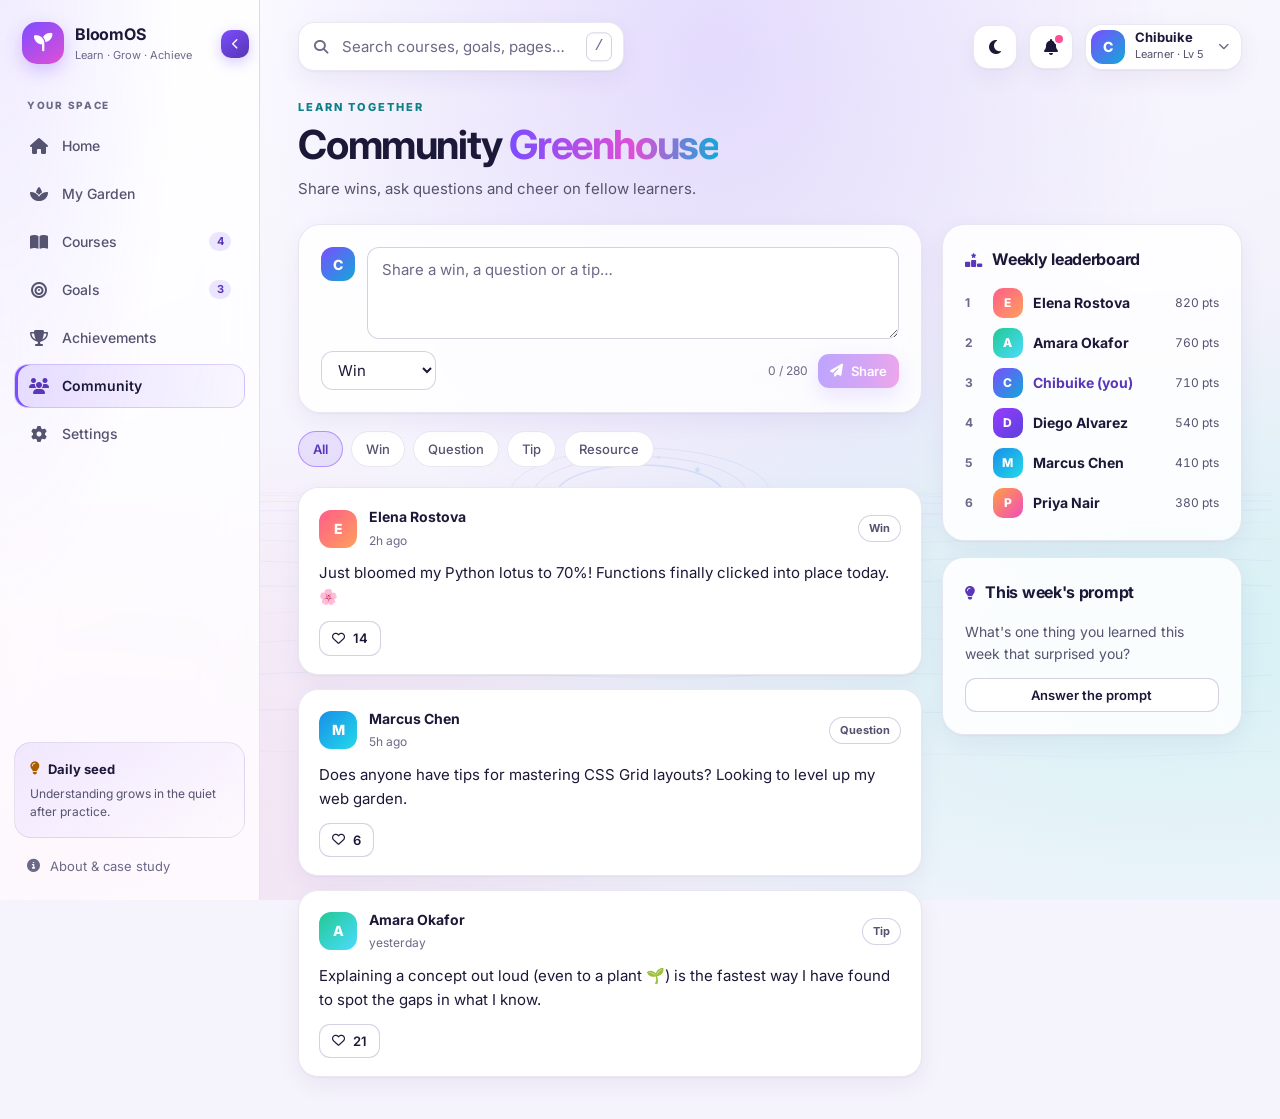
<file: community.html>
<!DOCTYPE html>
<html lang="en">
<head>
<meta charset="UTF-8">
<meta name="viewport" content="width=device-width, initial-scale=1.0, viewport-fit=cover">
<meta name="theme-color" content="#f5f3fb">
<title>Community · BloomOS</title>
<link rel="icon" href="data:image/svg+xml,<svg xmlns='http://www.w3.org/2000/svg' viewBox='0 0 100 100'><text y='.9em' font-size='90'>🌸</text></svg>">
<script>
  /* Apply saved theme/accent/text size before first paint (no flash), and flag the preloader. */
  window.__bloomStart = performance.now();
  (function () {
    var r = document.documentElement;
    r.classList.add('preloading');
    try {
      var s = (JSON.parse(localStorage.getItem('bloomos:v2') || '{}').settings) || {};
      var t = s.theme || 'light';
      if (t === 'system') t = matchMedia('(prefers-color-scheme: dark)').matches ? 'dark' : 'light';
      r.dataset.theme = t;
      if (s.accent) r.dataset.accent = s.accent;
      if (s.textSize) r.dataset.text = s.textSize;
      if (s.reduceMotion) r.classList.add('reduce-motion');
      if (sessionStorage.getItem('bloomos:seen')) r.classList.add('pl-quick');
    } catch (e) { r.dataset.theme = 'light'; }
  })();
</script>
<link rel="preconnect" href="https://fonts.googleapis.com">
<link rel="preconnect" href="https://fonts.gstatic.com" crossorigin>
<link rel="preconnect" href="https://cdnjs.cloudflare.com" crossorigin>
<link rel="stylesheet" href="https://fonts.googleapis.com/css2?family=Inter:wght@400;500;600;700;800&display=swap" media="print" onload="this.media='all'">
<link rel="preload" href="https://cdnjs.cloudflare.com/ajax/libs/font-awesome/6.4.0/webfonts/fa-solid-900.woff2" as="font" type="font/woff2" crossorigin>
<link rel="preload" href="https://cdnjs.cloudflare.com/ajax/libs/font-awesome/6.4.0/webfonts/fa-brands-400.woff2" as="font" type="font/woff2" crossorigin>
<link rel="stylesheet" href="https://cdnjs.cloudflare.com/ajax/libs/font-awesome/6.4.0/css/all.min.css" media="print" onload="this.media='all'">
<link rel="stylesheet" href="assets/styles/style.css">
<style>
  /* Preloader — inline so it paints before anything else */
  html.preloading { overflow: hidden; }
  .preloader {
    position: fixed; inset: 0; z-index: 9999; display: grid; place-items: center;
    background: var(--bg, #f5f3fb); background-image: var(--ambient);
    transition: opacity .5s ease, visibility .5s;
    animation: plFailsafe .4s 6s forwards; /* if JS never runs, still reveal the page */
  }
  .preloader.pl-done { opacity: 0; visibility: hidden; }
  .pl-inner { display: grid; justify-items: center; gap: 14px; color: var(--text, #1c1838); font-family: Inter, system-ui, sans-serif; }
  .pl-lotus { width: 128px; height: 128px; overflow: visible; filter: drop-shadow(0 8px 22px rgba(var(--accent-rgb, 124, 77, 255), .4)); }
  .pl-lotus .pp { transform-box: view-box; transform-origin: 50px 74px; animation: plBloom .9s cubic-bezier(.22, 1, .36, 1) both; }
  .pl-lotus .pp1 { animation-delay: .05s; } .pl-lotus .pp2 { animation-delay: .15s; } .pl-lotus .pp3 { animation-delay: .3s; } .pl-lotus .pp4 { animation-delay: .4s; } .pl-lotus .pp5 { animation-delay: .55s; }
  .pl-lotus .pl-core { transform-box: view-box; transform-origin: 50px 72px; animation: plBloom .6s .8s cubic-bezier(.22, 1, .36, 1) both; }
  .pl-ring { fill: none; stroke: var(--accent, #7c4dff); stroke-opacity: .55; transform-box: view-box; transform-origin: 50px 82px; animation: plRipple 1.8s ease-out infinite; }
  .pl-ring.r2 { animation-delay: .9s; }
  .pl-word { font-weight: 800; font-size: 1.6rem; letter-spacing: -.6px; }
  .pl-word span { color: var(--accent, #7c4dff); }
  .pl-bar { width: 160px; height: 4px; border-radius: 4px; background: rgba(var(--accent-rgb, 124, 77, 255), .15); overflow: hidden; }
  .pl-bar span { display: block; height: 100%; width: 40%; border-radius: 4px; background: linear-gradient(90deg, var(--accent, #7c4dff), var(--accent-2, #e04fd6)); animation: plSlide 1.1s ease-in-out infinite; }
  .pl-msg { margin: 0; font-size: .8125rem; color: var(--faint, #6b6988); }
  html.pl-quick .pl-bar, html.pl-quick .pl-msg { display: none; }
  html.pl-quick .pl-lotus .pp, html.pl-quick .pl-lotus .pl-core { animation: none; }
  html.pl-quick .preloader { transition-duration: .25s; }
  @keyframes plBloom { from { transform: scale(0); opacity: 0; } }
  @keyframes plRipple { from { transform: scale(.3); opacity: .9; } to { transform: scale(1.5); opacity: 0; } }
  @keyframes plSlide { from { transform: translateX(-100%); } to { transform: translateX(260%); } }
  @keyframes plFailsafe { to { opacity: 0; visibility: hidden; } }
  @media (prefers-reduced-motion: reduce) { .pl-lotus .pp, .pl-lotus .pl-core, .pl-ring, .pl-bar span { animation: none; } }
</style>
</head>
<body data-page="community">
<div class="preloader" id="preloader" role="status" aria-label="Loading BloomOS">
  <div class="pl-inner">
    <svg class="pl-lotus" viewBox="0 0 100 100" aria-hidden="true">
      <defs><linearGradient id="plPetal" x1="0" y1="0" x2="0" y2="1"><stop offset="0" style="stop-color:#fbf8ff"/><stop offset=".55" style="stop-color:var(--accent,#7c4dff)"/><stop offset="1" style="stop-color:var(--accent-3,#12a8d8)"/></linearGradient></defs>
      <ellipse class="pl-ring" cx="50" cy="82" rx="42" ry="9"/>
      <ellipse class="pl-ring r2" cx="50" cy="82" rx="42" ry="9"/>
      <g transform="rotate(-58 50 74) translate(50 74) scale(.78) translate(-50 -74)"><path class="pp pp1" d="M50 16 C 63 33, 63 58, 50 74 C 37 58, 37 33, 50 16Z" fill="url(#plPetal)" stroke="#fff" stroke-opacity=".7"/></g>
      <g transform="rotate(58 50 74) translate(50 74) scale(.78) translate(-50 -74)"><path class="pp pp2" d="M50 16 C 63 33, 63 58, 50 74 C 37 58, 37 33, 50 16Z" fill="url(#plPetal)" stroke="#fff" stroke-opacity=".7"/></g>
      <g transform="rotate(-30 50 74) translate(50 74) scale(.92) translate(-50 -74)"><path class="pp pp3" d="M50 16 C 63 33, 63 58, 50 74 C 37 58, 37 33, 50 16Z" fill="url(#plPetal)" stroke="#fff" stroke-opacity=".7"/></g>
      <g transform="rotate(30 50 74) translate(50 74) scale(.92) translate(-50 -74)"><path class="pp pp4" d="M50 16 C 63 33, 63 58, 50 74 C 37 58, 37 33, 50 16Z" fill="url(#plPetal)" stroke="#fff" stroke-opacity=".7"/></g>
      <path class="pp pp5" d="M50 16 C 63 33, 63 58, 50 74 C 37 58, 37 33, 50 16Z" fill="url(#plPetal)" stroke="#fff" stroke-opacity=".7"/>
      <ellipse class="pl-core" cx="50" cy="72" rx="7" ry="6" fill="#ffe3a3"/>
    </svg>
    <div class="pl-word">Bloom<span>OS</span></div>
    <div class="pl-bar" aria-hidden="true"><span></span></div>
    <p class="pl-msg">Growing your garden…</p>
  </div>
</div>
<a class="skip-link" href="#page">Skip to content</a>
<div class="ambient" aria-hidden="true"></div><canvas id="water" aria-hidden="true"></canvas>
<div class="layout">
  <aside class="sidebar" id="sidebar" aria-label="Main navigation"></aside>
  <main>
    <header class="topbar" id="topbar"></header>
    <div id="page" tabindex="-1">

      <section class="page-head">
        <div>
          <div class="eyebrow">Learn together</div>
          <h1>Community <span class="grad-text">Greenhouse</span></h1>
          <p class="subtitle">Share wins, ask questions and cheer on fellow learners.</p>
        </div>
      </section>

      <div class="community-layout">
        <section aria-label="Feed">
          <form class="panel composer" id="composer">
            <div class="composer-top">
              <div class="avatar" id="composerAvatar" aria-hidden="true">C</div>
              <label class="sr-only" for="postText">Share something with the community</label>
              <textarea class="input" id="postText" maxlength="280" placeholder="Share a win, a question or a tip…"></textarea>
            </div>
            <div class="composer-foot">
              <label class="sr-only" for="postTag">Post tag</label>
              <select class="input" id="postTag">
                <option>Win</option><option>Question</option><option>Tip</option><option>Resource</option>
              </select>
              <span class="char-count" id="charCount" aria-live="polite"></span>
              <button class="btn btn-primary btn-sm" id="postBtn" type="submit"><i class="fas fa-paper-plane"></i> Share</button>
            </div>
          </form>

          <div class="toolbar"><div class="chips" id="feedFilters" role="group" aria-label="Filter posts"></div></div>
          <div class="feed" id="feed" aria-live="polite"></div>
        </section>

        <div class="side-stack">
          <section class="panel" aria-labelledby="boardHeading">
            <div class="panel-head"><h2 id="boardHeading"><i class="fas fa-ranking-star"></i> Weekly leaderboard</h2></div>
            <ol class="leader" id="leaderboard"></ol>
          </section>
          <section class="panel" aria-labelledby="promptHeading">
            <div class="panel-head"><h2 id="promptHeading"><i class="fas fa-lightbulb"></i> This week's prompt</h2></div>
            <p class="subtitle" style="font-size:.875rem;margin-bottom:14px">What's one thing you learned this week that surprised you?</p>
            <button class="btn btn-sm btn-block" id="promptBtn" type="button">Answer the prompt</button>
          </section>
        </div>
      </div>
    </div>
  </main>
</div>
<script src="assets/js/main.js"></script>
</body>
</html>
</file>
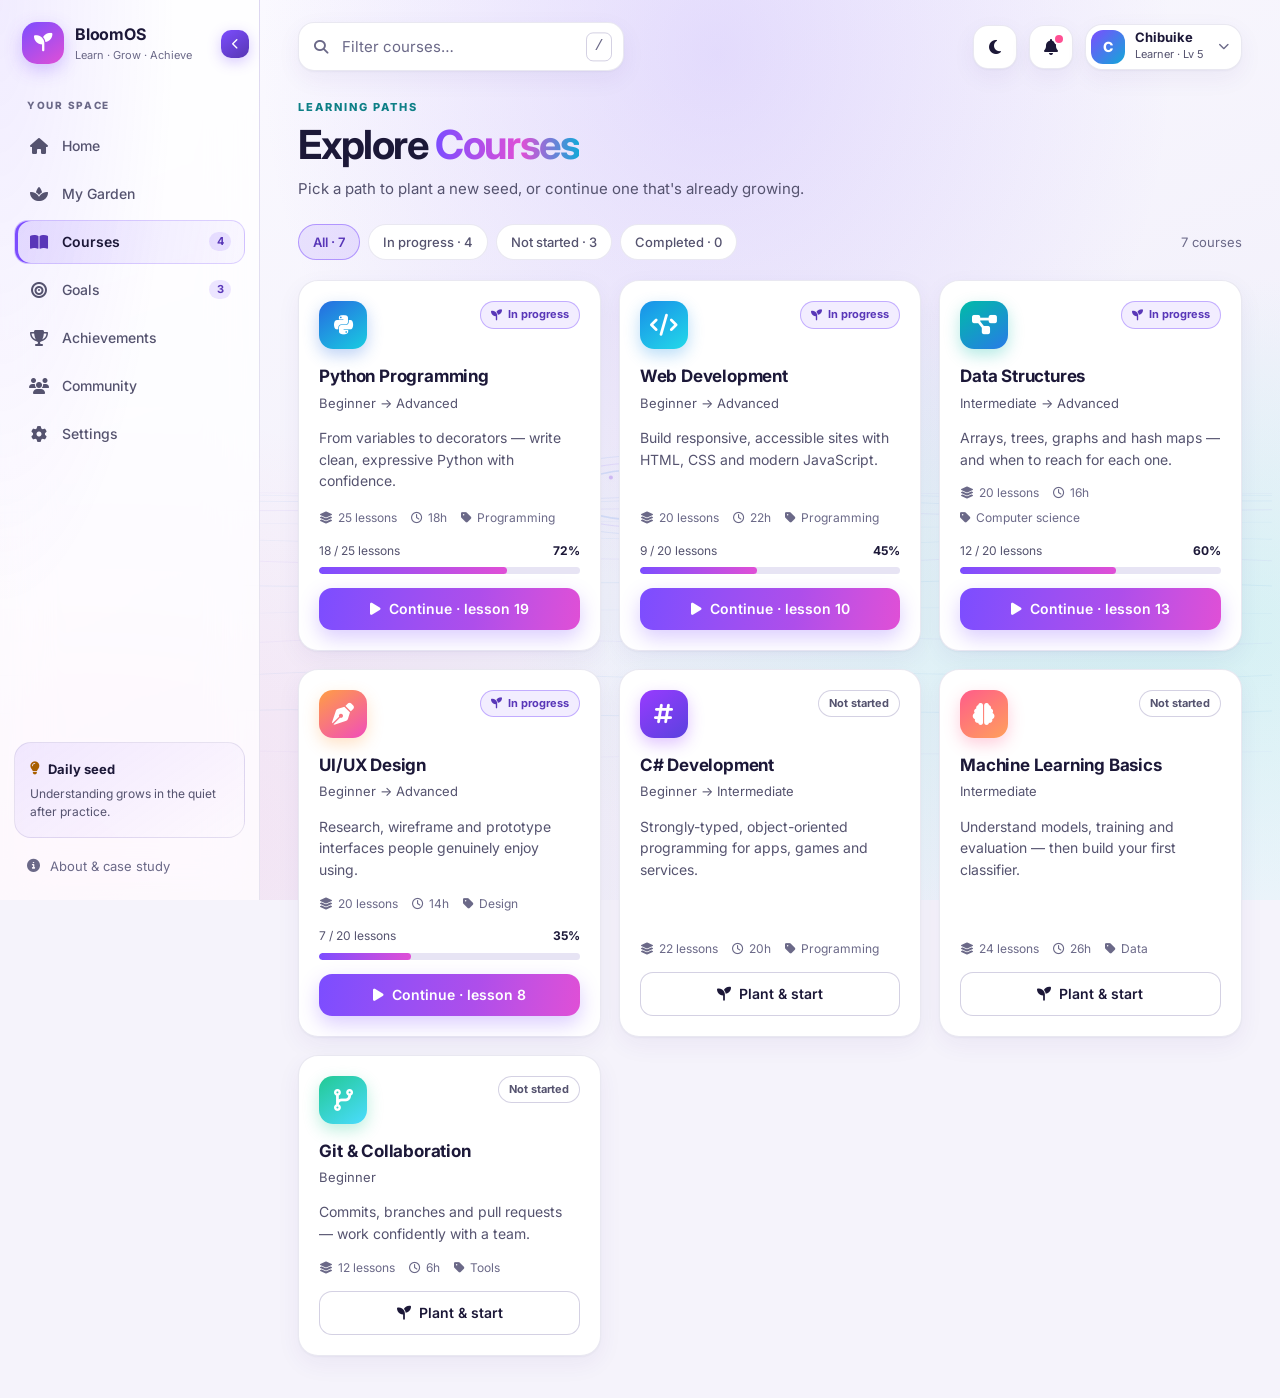
<file: courses.html>
<!DOCTYPE html>
<html lang="en">
<head>
<meta charset="UTF-8">
<meta name="viewport" content="width=device-width, initial-scale=1.0, viewport-fit=cover">
<meta name="theme-color" content="#f5f3fb">
<title>Courses · BloomOS</title>
<link rel="icon" href="data:image/svg+xml,<svg xmlns='http://www.w3.org/2000/svg' viewBox='0 0 100 100'><text y='.9em' font-size='90'>🌸</text></svg>">
<script>
  /* Apply saved theme/accent/text size before first paint (no flash), and flag the preloader. */
  window.__bloomStart = performance.now();
  (function () {
    var r = document.documentElement;
    r.classList.add('preloading');
    try {
      var s = (JSON.parse(localStorage.getItem('bloomos:v2') || '{}').settings) || {};
      var t = s.theme || 'light';
      if (t === 'system') t = matchMedia('(prefers-color-scheme: dark)').matches ? 'dark' : 'light';
      r.dataset.theme = t;
      if (s.accent) r.dataset.accent = s.accent;
      if (s.textSize) r.dataset.text = s.textSize;
      if (s.reduceMotion) r.classList.add('reduce-motion');
      if (sessionStorage.getItem('bloomos:seen')) r.classList.add('pl-quick');
    } catch (e) { r.dataset.theme = 'light'; }
  })();
</script>
<link rel="preconnect" href="https://fonts.googleapis.com">
<link rel="preconnect" href="https://fonts.gstatic.com" crossorigin>
<link rel="preconnect" href="https://cdnjs.cloudflare.com" crossorigin>
<link rel="stylesheet" href="https://fonts.googleapis.com/css2?family=Inter:wght@400;500;600;700;800&display=swap" media="print" onload="this.media='all'">
<link rel="preload" href="https://cdnjs.cloudflare.com/ajax/libs/font-awesome/6.4.0/webfonts/fa-solid-900.woff2" as="font" type="font/woff2" crossorigin>
<link rel="preload" href="https://cdnjs.cloudflare.com/ajax/libs/font-awesome/6.4.0/webfonts/fa-brands-400.woff2" as="font" type="font/woff2" crossorigin>
<link rel="stylesheet" href="https://cdnjs.cloudflare.com/ajax/libs/font-awesome/6.4.0/css/all.min.css" media="print" onload="this.media='all'">
<link rel="stylesheet" href="assets/styles/style.css">
<style>
  /* Preloader — inline so it paints before anything else */
  html.preloading { overflow: hidden; }
  .preloader {
    position: fixed; inset: 0; z-index: 9999; display: grid; place-items: center;
    background: var(--bg, #f5f3fb); background-image: var(--ambient);
    transition: opacity .5s ease, visibility .5s;
    animation: plFailsafe .4s 6s forwards; /* if JS never runs, still reveal the page */
  }
  .preloader.pl-done { opacity: 0; visibility: hidden; }
  .pl-inner { display: grid; justify-items: center; gap: 14px; color: var(--text, #1c1838); font-family: Inter, system-ui, sans-serif; }
  .pl-lotus { width: 128px; height: 128px; overflow: visible; filter: drop-shadow(0 8px 22px rgba(var(--accent-rgb, 124, 77, 255), .4)); }
  .pl-lotus .pp { transform-box: view-box; transform-origin: 50px 74px; animation: plBloom .9s cubic-bezier(.22, 1, .36, 1) both; }
  .pl-lotus .pp1 { animation-delay: .05s; } .pl-lotus .pp2 { animation-delay: .15s; } .pl-lotus .pp3 { animation-delay: .3s; } .pl-lotus .pp4 { animation-delay: .4s; } .pl-lotus .pp5 { animation-delay: .55s; }
  .pl-lotus .pl-core { transform-box: view-box; transform-origin: 50px 72px; animation: plBloom .6s .8s cubic-bezier(.22, 1, .36, 1) both; }
  .pl-ring { fill: none; stroke: var(--accent, #7c4dff); stroke-opacity: .55; transform-box: view-box; transform-origin: 50px 82px; animation: plRipple 1.8s ease-out infinite; }
  .pl-ring.r2 { animation-delay: .9s; }
  .pl-word { font-weight: 800; font-size: 1.6rem; letter-spacing: -.6px; }
  .pl-word span { color: var(--accent, #7c4dff); }
  .pl-bar { width: 160px; height: 4px; border-radius: 4px; background: rgba(var(--accent-rgb, 124, 77, 255), .15); overflow: hidden; }
  .pl-bar span { display: block; height: 100%; width: 40%; border-radius: 4px; background: linear-gradient(90deg, var(--accent, #7c4dff), var(--accent-2, #e04fd6)); animation: plSlide 1.1s ease-in-out infinite; }
  .pl-msg { margin: 0; font-size: .8125rem; color: var(--faint, #6b6988); }
  html.pl-quick .pl-bar, html.pl-quick .pl-msg { display: none; }
  html.pl-quick .pl-lotus .pp, html.pl-quick .pl-lotus .pl-core { animation: none; }
  html.pl-quick .preloader { transition-duration: .25s; }
  @keyframes plBloom { from { transform: scale(0); opacity: 0; } }
  @keyframes plRipple { from { transform: scale(.3); opacity: .9; } to { transform: scale(1.5); opacity: 0; } }
  @keyframes plSlide { from { transform: translateX(-100%); } to { transform: translateX(260%); } }
  @keyframes plFailsafe { to { opacity: 0; visibility: hidden; } }
  @media (prefers-reduced-motion: reduce) { .pl-lotus .pp, .pl-lotus .pl-core, .pl-ring, .pl-bar span { animation: none; } }
</style>
</head>
<body data-page="courses">
<div class="preloader" id="preloader" role="status" aria-label="Loading BloomOS">
  <div class="pl-inner">
    <svg class="pl-lotus" viewBox="0 0 100 100" aria-hidden="true">
      <defs><linearGradient id="plPetal" x1="0" y1="0" x2="0" y2="1"><stop offset="0" style="stop-color:#fbf8ff"/><stop offset=".55" style="stop-color:var(--accent,#7c4dff)"/><stop offset="1" style="stop-color:var(--accent-3,#12a8d8)"/></linearGradient></defs>
      <ellipse class="pl-ring" cx="50" cy="82" rx="42" ry="9"/>
      <ellipse class="pl-ring r2" cx="50" cy="82" rx="42" ry="9"/>
      <g transform="rotate(-58 50 74) translate(50 74) scale(.78) translate(-50 -74)"><path class="pp pp1" d="M50 16 C 63 33, 63 58, 50 74 C 37 58, 37 33, 50 16Z" fill="url(#plPetal)" stroke="#fff" stroke-opacity=".7"/></g>
      <g transform="rotate(58 50 74) translate(50 74) scale(.78) translate(-50 -74)"><path class="pp pp2" d="M50 16 C 63 33, 63 58, 50 74 C 37 58, 37 33, 50 16Z" fill="url(#plPetal)" stroke="#fff" stroke-opacity=".7"/></g>
      <g transform="rotate(-30 50 74) translate(50 74) scale(.92) translate(-50 -74)"><path class="pp pp3" d="M50 16 C 63 33, 63 58, 50 74 C 37 58, 37 33, 50 16Z" fill="url(#plPetal)" stroke="#fff" stroke-opacity=".7"/></g>
      <g transform="rotate(30 50 74) translate(50 74) scale(.92) translate(-50 -74)"><path class="pp pp4" d="M50 16 C 63 33, 63 58, 50 74 C 37 58, 37 33, 50 16Z" fill="url(#plPetal)" stroke="#fff" stroke-opacity=".7"/></g>
      <path class="pp pp5" d="M50 16 C 63 33, 63 58, 50 74 C 37 58, 37 33, 50 16Z" fill="url(#plPetal)" stroke="#fff" stroke-opacity=".7"/>
      <ellipse class="pl-core" cx="50" cy="72" rx="7" ry="6" fill="#ffe3a3"/>
    </svg>
    <div class="pl-word">Bloom<span>OS</span></div>
    <div class="pl-bar" aria-hidden="true"><span></span></div>
    <p class="pl-msg">Growing your garden…</p>
  </div>
</div>
<a class="skip-link" href="#page">Skip to content</a>
<div class="ambient" aria-hidden="true"></div><canvas id="water" aria-hidden="true"></canvas>
<div class="layout">
  <aside class="sidebar" id="sidebar" aria-label="Main navigation"></aside>
  <main>
    <header class="topbar" id="topbar"></header>
    <div id="page" tabindex="-1">

      <section class="page-head">
        <div>
          <div class="eyebrow">Learning paths</div>
          <h1>Explore <span class="grad-text">Courses</span></h1>
          <p class="subtitle">Pick a path to plant a new seed, or continue one that's already growing.</p>
        </div>
      </section>

      <div class="toolbar">
        <div class="chips" id="courseFilters" role="group" aria-label="Filter courses"></div>
        <span class="result-count" id="resultCount" aria-live="polite"></span>
      </div>

      <section class="course-grid" id="courseGrid" aria-label="Courses"></section>
    </div>
  </main>
</div>
<script src="assets/js/main.js"></script>
</body>
</html>
</file>
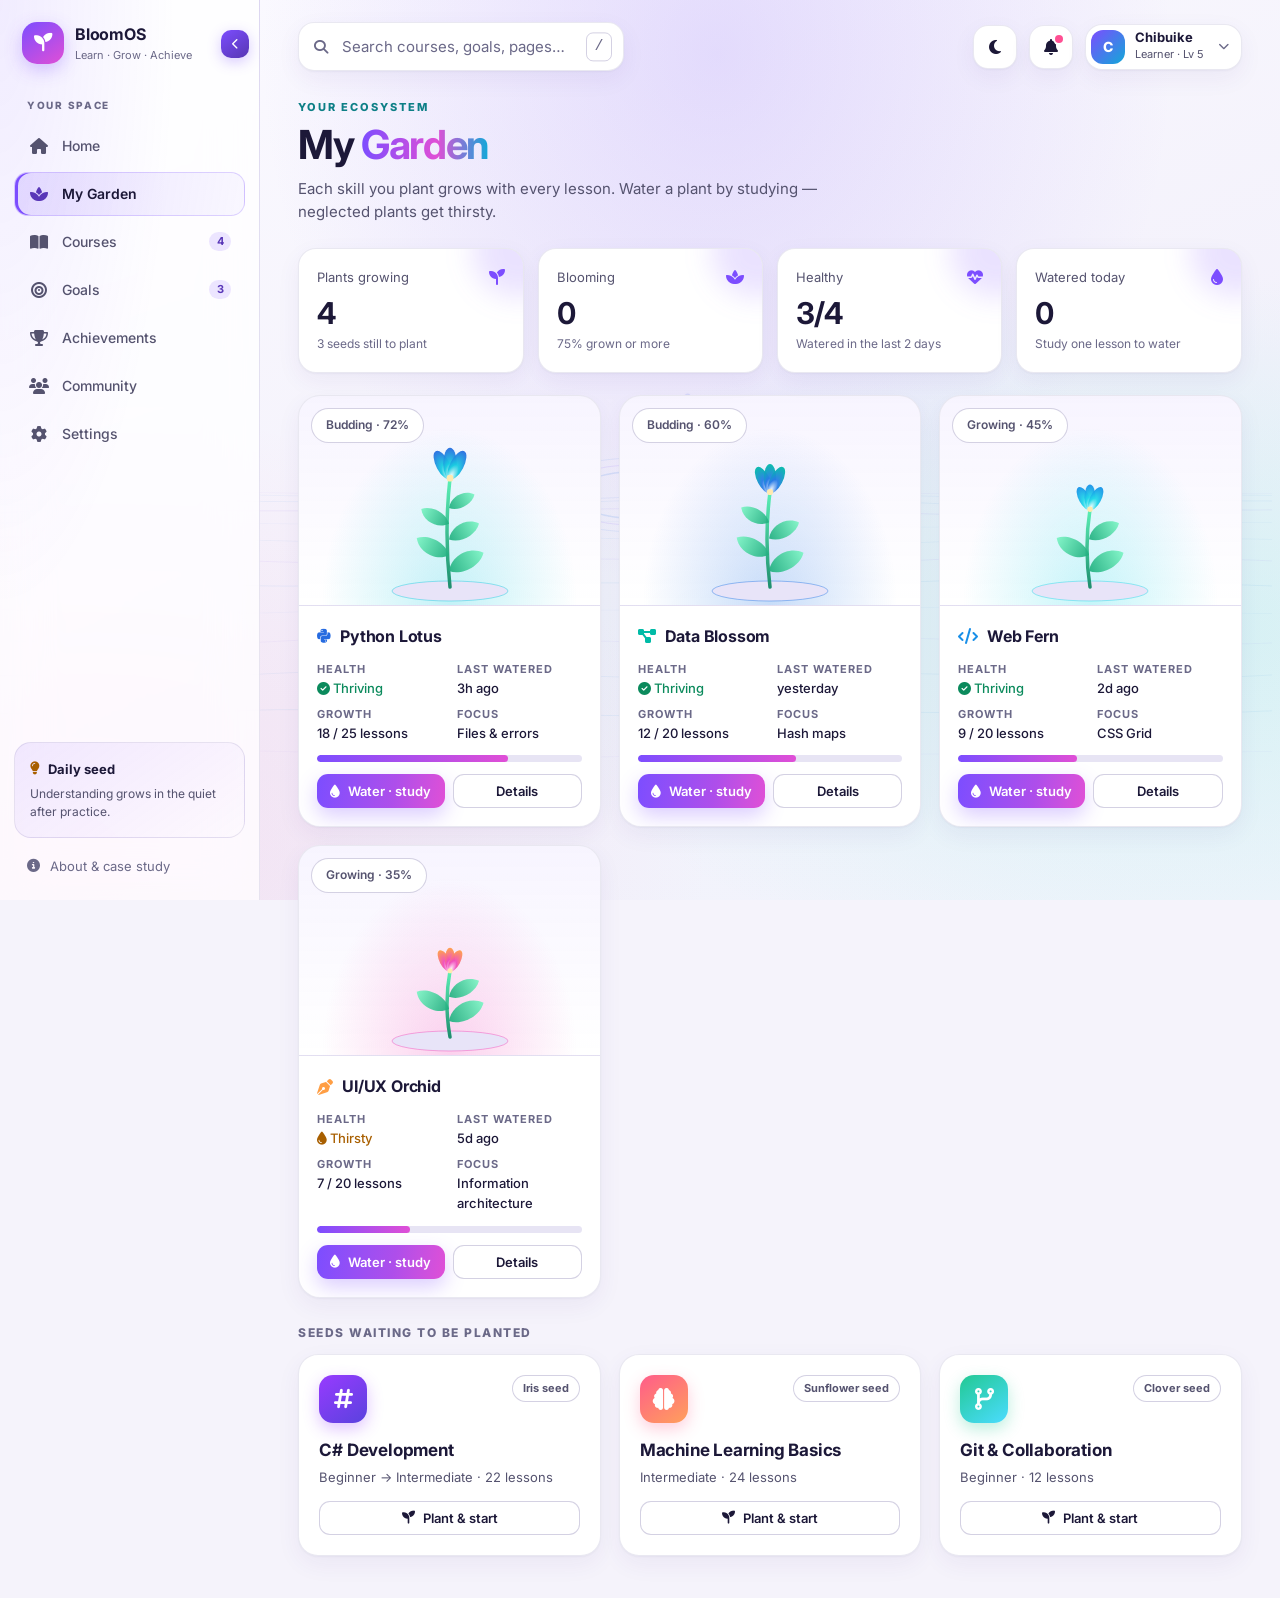
<file: garden.html>
<!DOCTYPE html>
<html lang="en">
<head>
<meta charset="UTF-8">
<meta name="viewport" content="width=device-width, initial-scale=1.0, viewport-fit=cover">
<meta name="theme-color" content="#f5f3fb">
<title>My Garden · BloomOS</title>
<link rel="icon" href="data:image/svg+xml,<svg xmlns='http://www.w3.org/2000/svg' viewBox='0 0 100 100'><text y='.9em' font-size='90'>🌸</text></svg>">
<script>
  /* Apply saved theme/accent/text size before first paint (no flash), and flag the preloader. */
  window.__bloomStart = performance.now();
  (function () {
    var r = document.documentElement;
    r.classList.add('preloading');
    try {
      var s = (JSON.parse(localStorage.getItem('bloomos:v2') || '{}').settings) || {};
      var t = s.theme || 'light';
      if (t === 'system') t = matchMedia('(prefers-color-scheme: dark)').matches ? 'dark' : 'light';
      r.dataset.theme = t;
      if (s.accent) r.dataset.accent = s.accent;
      if (s.textSize) r.dataset.text = s.textSize;
      if (s.reduceMotion) r.classList.add('reduce-motion');
      if (sessionStorage.getItem('bloomos:seen')) r.classList.add('pl-quick');
    } catch (e) { r.dataset.theme = 'light'; }
  })();
</script>
<link rel="preconnect" href="https://fonts.googleapis.com">
<link rel="preconnect" href="https://fonts.gstatic.com" crossorigin>
<link rel="preconnect" href="https://cdnjs.cloudflare.com" crossorigin>
<link rel="stylesheet" href="https://fonts.googleapis.com/css2?family=Inter:wght@400;500;600;700;800&display=swap" media="print" onload="this.media='all'">
<link rel="preload" href="https://cdnjs.cloudflare.com/ajax/libs/font-awesome/6.4.0/webfonts/fa-solid-900.woff2" as="font" type="font/woff2" crossorigin>
<link rel="preload" href="https://cdnjs.cloudflare.com/ajax/libs/font-awesome/6.4.0/webfonts/fa-brands-400.woff2" as="font" type="font/woff2" crossorigin>
<link rel="stylesheet" href="https://cdnjs.cloudflare.com/ajax/libs/font-awesome/6.4.0/css/all.min.css" media="print" onload="this.media='all'">
<link rel="stylesheet" href="assets/styles/style.css">
<style>
  /* Preloader — inline so it paints before anything else */
  html.preloading { overflow: hidden; }
  .preloader {
    position: fixed; inset: 0; z-index: 9999; display: grid; place-items: center;
    background: var(--bg, #f5f3fb); background-image: var(--ambient);
    transition: opacity .5s ease, visibility .5s;
    animation: plFailsafe .4s 6s forwards; /* if JS never runs, still reveal the page */
  }
  .preloader.pl-done { opacity: 0; visibility: hidden; }
  .pl-inner { display: grid; justify-items: center; gap: 14px; color: var(--text, #1c1838); font-family: Inter, system-ui, sans-serif; }
  .pl-lotus { width: 128px; height: 128px; overflow: visible; filter: drop-shadow(0 8px 22px rgba(var(--accent-rgb, 124, 77, 255), .4)); }
  .pl-lotus .pp { transform-box: view-box; transform-origin: 50px 74px; animation: plBloom .9s cubic-bezier(.22, 1, .36, 1) both; }
  .pl-lotus .pp1 { animation-delay: .05s; } .pl-lotus .pp2 { animation-delay: .15s; } .pl-lotus .pp3 { animation-delay: .3s; } .pl-lotus .pp4 { animation-delay: .4s; } .pl-lotus .pp5 { animation-delay: .55s; }
  .pl-lotus .pl-core { transform-box: view-box; transform-origin: 50px 72px; animation: plBloom .6s .8s cubic-bezier(.22, 1, .36, 1) both; }
  .pl-ring { fill: none; stroke: var(--accent, #7c4dff); stroke-opacity: .55; transform-box: view-box; transform-origin: 50px 82px; animation: plRipple 1.8s ease-out infinite; }
  .pl-ring.r2 { animation-delay: .9s; }
  .pl-word { font-weight: 800; font-size: 1.6rem; letter-spacing: -.6px; }
  .pl-word span { color: var(--accent, #7c4dff); }
  .pl-bar { width: 160px; height: 4px; border-radius: 4px; background: rgba(var(--accent-rgb, 124, 77, 255), .15); overflow: hidden; }
  .pl-bar span { display: block; height: 100%; width: 40%; border-radius: 4px; background: linear-gradient(90deg, var(--accent, #7c4dff), var(--accent-2, #e04fd6)); animation: plSlide 1.1s ease-in-out infinite; }
  .pl-msg { margin: 0; font-size: .8125rem; color: var(--faint, #6b6988); }
  html.pl-quick .pl-bar, html.pl-quick .pl-msg { display: none; }
  html.pl-quick .pl-lotus .pp, html.pl-quick .pl-lotus .pl-core { animation: none; }
  html.pl-quick .preloader { transition-duration: .25s; }
  @keyframes plBloom { from { transform: scale(0); opacity: 0; } }
  @keyframes plRipple { from { transform: scale(.3); opacity: .9; } to { transform: scale(1.5); opacity: 0; } }
  @keyframes plSlide { from { transform: translateX(-100%); } to { transform: translateX(260%); } }
  @keyframes plFailsafe { to { opacity: 0; visibility: hidden; } }
  @media (prefers-reduced-motion: reduce) { .pl-lotus .pp, .pl-lotus .pl-core, .pl-ring, .pl-bar span { animation: none; } }
</style>
</head>
<body data-page="garden">
<div class="preloader" id="preloader" role="status" aria-label="Loading BloomOS">
  <div class="pl-inner">
    <svg class="pl-lotus" viewBox="0 0 100 100" aria-hidden="true">
      <defs><linearGradient id="plPetal" x1="0" y1="0" x2="0" y2="1"><stop offset="0" style="stop-color:#fbf8ff"/><stop offset=".55" style="stop-color:var(--accent,#7c4dff)"/><stop offset="1" style="stop-color:var(--accent-3,#12a8d8)"/></linearGradient></defs>
      <ellipse class="pl-ring" cx="50" cy="82" rx="42" ry="9"/>
      <ellipse class="pl-ring r2" cx="50" cy="82" rx="42" ry="9"/>
      <g transform="rotate(-58 50 74) translate(50 74) scale(.78) translate(-50 -74)"><path class="pp pp1" d="M50 16 C 63 33, 63 58, 50 74 C 37 58, 37 33, 50 16Z" fill="url(#plPetal)" stroke="#fff" stroke-opacity=".7"/></g>
      <g transform="rotate(58 50 74) translate(50 74) scale(.78) translate(-50 -74)"><path class="pp pp2" d="M50 16 C 63 33, 63 58, 50 74 C 37 58, 37 33, 50 16Z" fill="url(#plPetal)" stroke="#fff" stroke-opacity=".7"/></g>
      <g transform="rotate(-30 50 74) translate(50 74) scale(.92) translate(-50 -74)"><path class="pp pp3" d="M50 16 C 63 33, 63 58, 50 74 C 37 58, 37 33, 50 16Z" fill="url(#plPetal)" stroke="#fff" stroke-opacity=".7"/></g>
      <g transform="rotate(30 50 74) translate(50 74) scale(.92) translate(-50 -74)"><path class="pp pp4" d="M50 16 C 63 33, 63 58, 50 74 C 37 58, 37 33, 50 16Z" fill="url(#plPetal)" stroke="#fff" stroke-opacity=".7"/></g>
      <path class="pp pp5" d="M50 16 C 63 33, 63 58, 50 74 C 37 58, 37 33, 50 16Z" fill="url(#plPetal)" stroke="#fff" stroke-opacity=".7"/>
      <ellipse class="pl-core" cx="50" cy="72" rx="7" ry="6" fill="#ffe3a3"/>
    </svg>
    <div class="pl-word">Bloom<span>OS</span></div>
    <div class="pl-bar" aria-hidden="true"><span></span></div>
    <p class="pl-msg">Growing your garden…</p>
  </div>
</div>
<a class="skip-link" href="#page">Skip to content</a>
<div class="ambient" aria-hidden="true"></div><canvas id="water" aria-hidden="true"></canvas>
<div class="layout">
  <aside class="sidebar" id="sidebar" aria-label="Main navigation"></aside>
  <main>
    <header class="topbar" id="topbar"></header>
    <div id="page" tabindex="-1">

      <section class="page-head">
        <div>
          <div class="eyebrow">Your ecosystem</div>
          <h1>My <span class="grad-text">Garden</span></h1>
          <p class="subtitle">Each skill you plant grows with every lesson. Water a plant by studying — neglected plants get thirsty.</p>
        </div>
      </section>

      <section class="garden-summary" id="gardenSummary" aria-label="Garden summary"></section>

      <section aria-label="Your plants">
        <div class="plant-grid" id="plantGrid"></div>
      </section>

      <section id="seedSection" aria-labelledby="seedHeading">
        <h2 class="section-label" id="seedHeading">Seeds waiting to be planted</h2>
        <div class="course-grid" id="seedGrid"></div>
      </section>
    </div>
  </main>
</div>
<script src="assets/js/main.js"></script>
</body>
</html>
</file>
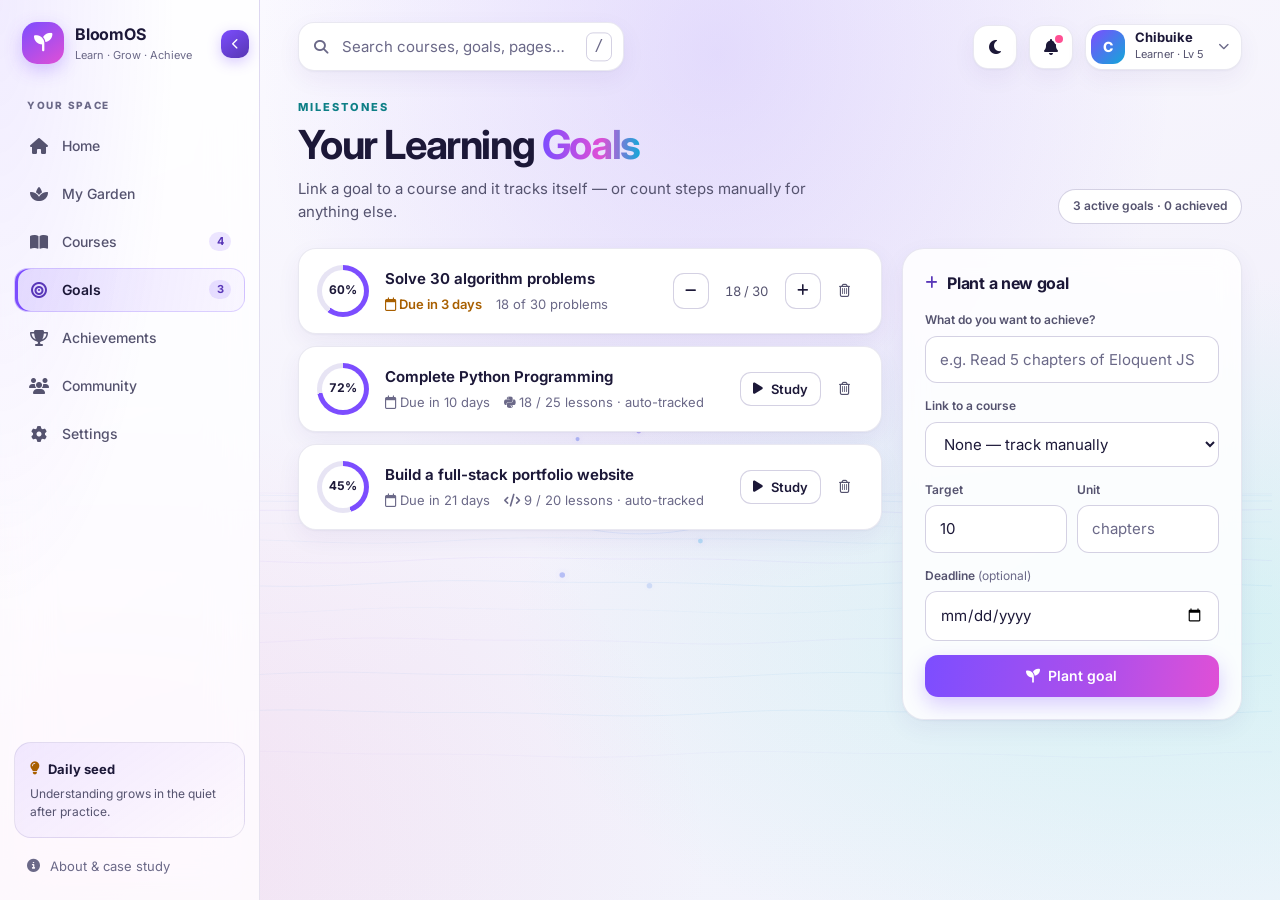
<file: goals.html>
<!DOCTYPE html>
<html lang="en">
<head>
<meta charset="UTF-8">
<meta name="viewport" content="width=device-width, initial-scale=1.0, viewport-fit=cover">
<meta name="theme-color" content="#f5f3fb">
<title>Goals · BloomOS</title>
<link rel="icon" href="data:image/svg+xml,<svg xmlns='http://www.w3.org/2000/svg' viewBox='0 0 100 100'><text y='.9em' font-size='90'>🌸</text></svg>">
<script>
  /* Apply saved theme/accent/text size before first paint (no flash), and flag the preloader. */
  window.__bloomStart = performance.now();
  (function () {
    var r = document.documentElement;
    r.classList.add('preloading');
    try {
      var s = (JSON.parse(localStorage.getItem('bloomos:v2') || '{}').settings) || {};
      var t = s.theme || 'light';
      if (t === 'system') t = matchMedia('(prefers-color-scheme: dark)').matches ? 'dark' : 'light';
      r.dataset.theme = t;
      if (s.accent) r.dataset.accent = s.accent;
      if (s.textSize) r.dataset.text = s.textSize;
      if (s.reduceMotion) r.classList.add('reduce-motion');
      if (sessionStorage.getItem('bloomos:seen')) r.classList.add('pl-quick');
    } catch (e) { r.dataset.theme = 'light'; }
  })();
</script>
<link rel="preconnect" href="https://fonts.googleapis.com">
<link rel="preconnect" href="https://fonts.gstatic.com" crossorigin>
<link rel="preconnect" href="https://cdnjs.cloudflare.com" crossorigin>
<link rel="stylesheet" href="https://fonts.googleapis.com/css2?family=Inter:wght@400;500;600;700;800&display=swap" media="print" onload="this.media='all'">
<link rel="preload" href="https://cdnjs.cloudflare.com/ajax/libs/font-awesome/6.4.0/webfonts/fa-solid-900.woff2" as="font" type="font/woff2" crossorigin>
<link rel="preload" href="https://cdnjs.cloudflare.com/ajax/libs/font-awesome/6.4.0/webfonts/fa-brands-400.woff2" as="font" type="font/woff2" crossorigin>
<link rel="stylesheet" href="https://cdnjs.cloudflare.com/ajax/libs/font-awesome/6.4.0/css/all.min.css" media="print" onload="this.media='all'">
<link rel="stylesheet" href="assets/styles/style.css">
<style>
  /* Preloader — inline so it paints before anything else */
  html.preloading { overflow: hidden; }
  .preloader {
    position: fixed; inset: 0; z-index: 9999; display: grid; place-items: center;
    background: var(--bg, #f5f3fb); background-image: var(--ambient);
    transition: opacity .5s ease, visibility .5s;
    animation: plFailsafe .4s 6s forwards; /* if JS never runs, still reveal the page */
  }
  .preloader.pl-done { opacity: 0; visibility: hidden; }
  .pl-inner { display: grid; justify-items: center; gap: 14px; color: var(--text, #1c1838); font-family: Inter, system-ui, sans-serif; }
  .pl-lotus { width: 128px; height: 128px; overflow: visible; filter: drop-shadow(0 8px 22px rgba(var(--accent-rgb, 124, 77, 255), .4)); }
  .pl-lotus .pp { transform-box: view-box; transform-origin: 50px 74px; animation: plBloom .9s cubic-bezier(.22, 1, .36, 1) both; }
  .pl-lotus .pp1 { animation-delay: .05s; } .pl-lotus .pp2 { animation-delay: .15s; } .pl-lotus .pp3 { animation-delay: .3s; } .pl-lotus .pp4 { animation-delay: .4s; } .pl-lotus .pp5 { animation-delay: .55s; }
  .pl-lotus .pl-core { transform-box: view-box; transform-origin: 50px 72px; animation: plBloom .6s .8s cubic-bezier(.22, 1, .36, 1) both; }
  .pl-ring { fill: none; stroke: var(--accent, #7c4dff); stroke-opacity: .55; transform-box: view-box; transform-origin: 50px 82px; animation: plRipple 1.8s ease-out infinite; }
  .pl-ring.r2 { animation-delay: .9s; }
  .pl-word { font-weight: 800; font-size: 1.6rem; letter-spacing: -.6px; }
  .pl-word span { color: var(--accent, #7c4dff); }
  .pl-bar { width: 160px; height: 4px; border-radius: 4px; background: rgba(var(--accent-rgb, 124, 77, 255), .15); overflow: hidden; }
  .pl-bar span { display: block; height: 100%; width: 40%; border-radius: 4px; background: linear-gradient(90deg, var(--accent, #7c4dff), var(--accent-2, #e04fd6)); animation: plSlide 1.1s ease-in-out infinite; }
  .pl-msg { margin: 0; font-size: .8125rem; color: var(--faint, #6b6988); }
  html.pl-quick .pl-bar, html.pl-quick .pl-msg { display: none; }
  html.pl-quick .pl-lotus .pp, html.pl-quick .pl-lotus .pl-core { animation: none; }
  html.pl-quick .preloader { transition-duration: .25s; }
  @keyframes plBloom { from { transform: scale(0); opacity: 0; } }
  @keyframes plRipple { from { transform: scale(.3); opacity: .9; } to { transform: scale(1.5); opacity: 0; } }
  @keyframes plSlide { from { transform: translateX(-100%); } to { transform: translateX(260%); } }
  @keyframes plFailsafe { to { opacity: 0; visibility: hidden; } }
  @media (prefers-reduced-motion: reduce) { .pl-lotus .pp, .pl-lotus .pl-core, .pl-ring, .pl-bar span { animation: none; } }
</style>
</head>
<body data-page="goals">
<div class="preloader" id="preloader" role="status" aria-label="Loading BloomOS">
  <div class="pl-inner">
    <svg class="pl-lotus" viewBox="0 0 100 100" aria-hidden="true">
      <defs><linearGradient id="plPetal" x1="0" y1="0" x2="0" y2="1"><stop offset="0" style="stop-color:#fbf8ff"/><stop offset=".55" style="stop-color:var(--accent,#7c4dff)"/><stop offset="1" style="stop-color:var(--accent-3,#12a8d8)"/></linearGradient></defs>
      <ellipse class="pl-ring" cx="50" cy="82" rx="42" ry="9"/>
      <ellipse class="pl-ring r2" cx="50" cy="82" rx="42" ry="9"/>
      <g transform="rotate(-58 50 74) translate(50 74) scale(.78) translate(-50 -74)"><path class="pp pp1" d="M50 16 C 63 33, 63 58, 50 74 C 37 58, 37 33, 50 16Z" fill="url(#plPetal)" stroke="#fff" stroke-opacity=".7"/></g>
      <g transform="rotate(58 50 74) translate(50 74) scale(.78) translate(-50 -74)"><path class="pp pp2" d="M50 16 C 63 33, 63 58, 50 74 C 37 58, 37 33, 50 16Z" fill="url(#plPetal)" stroke="#fff" stroke-opacity=".7"/></g>
      <g transform="rotate(-30 50 74) translate(50 74) scale(.92) translate(-50 -74)"><path class="pp pp3" d="M50 16 C 63 33, 63 58, 50 74 C 37 58, 37 33, 50 16Z" fill="url(#plPetal)" stroke="#fff" stroke-opacity=".7"/></g>
      <g transform="rotate(30 50 74) translate(50 74) scale(.92) translate(-50 -74)"><path class="pp pp4" d="M50 16 C 63 33, 63 58, 50 74 C 37 58, 37 33, 50 16Z" fill="url(#plPetal)" stroke="#fff" stroke-opacity=".7"/></g>
      <path class="pp pp5" d="M50 16 C 63 33, 63 58, 50 74 C 37 58, 37 33, 50 16Z" fill="url(#plPetal)" stroke="#fff" stroke-opacity=".7"/>
      <ellipse class="pl-core" cx="50" cy="72" rx="7" ry="6" fill="#ffe3a3"/>
    </svg>
    <div class="pl-word">Bloom<span>OS</span></div>
    <div class="pl-bar" aria-hidden="true"><span></span></div>
    <p class="pl-msg">Growing your garden…</p>
  </div>
</div>
<a class="skip-link" href="#page">Skip to content</a>
<div class="ambient" aria-hidden="true"></div><canvas id="water" aria-hidden="true"></canvas>
<div class="layout">
  <aside class="sidebar" id="sidebar" aria-label="Main navigation"></aside>
  <main>
    <header class="topbar" id="topbar"></header>
    <div id="page" tabindex="-1">

      <section class="page-head">
        <div>
          <div class="eyebrow">Milestones</div>
          <h1>Your Learning <span class="grad-text">Goals</span></h1>
          <p class="subtitle">Link a goal to a course and it tracks itself — or count steps manually for anything else.</p>
        </div>
        <span class="pill" id="goalSummary"></span>
      </section>

      <div class="goals-layout">
        <section id="goalsMain" aria-label="Goals">
          <div class="goal-list" id="goalList"></div>
          <div id="doneWrap" hidden>
            <h2 class="section-label">Achieved</h2>
            <div class="goal-list" id="doneList"></div>
          </div>
        </section>

        <aside class="panel" aria-labelledby="newGoalHeading">
          <div class="panel-head"><h2 id="newGoalHeading"><i class="fas fa-plus"></i> Plant a new goal</h2></div>
          <form class="goal-form" id="goalForm" novalidate>
            <div class="field">
              <label for="goalTitle">What do you want to achieve?</label>
              <input class="input" id="goalTitle" maxlength="80" placeholder="e.g. Read 5 chapters of Eloquent JS" required>
            </div>
            <div class="field">
              <label for="goalCourse">Link to a course</label>
              <select class="input" id="goalCourse"></select>
            </div>
            <div class="row" id="manualFields">
              <div class="field">
                <label for="goalTarget">Target</label>
                <input class="input" id="goalTarget" type="number" min="1" max="999" value="10" inputmode="numeric">
              </div>
              <div class="field">
                <label for="goalUnit">Unit</label>
                <input class="input" id="goalUnit" maxlength="20" placeholder="chapters">
              </div>
            </div>
            <div class="field">
              <label for="goalDue">Deadline <span style="color:var(--faint);font-weight:400">(optional)</span></label>
              <input class="input" id="goalDue" type="date">
            </div>
            <button class="btn btn-primary" type="submit"><i class="fas fa-seedling"></i> Plant goal</button>
          </form>
        </aside>
      </div>
    </div>
  </main>
</div>
<script src="assets/js/main.js"></script>
</body>
</html>
</file>
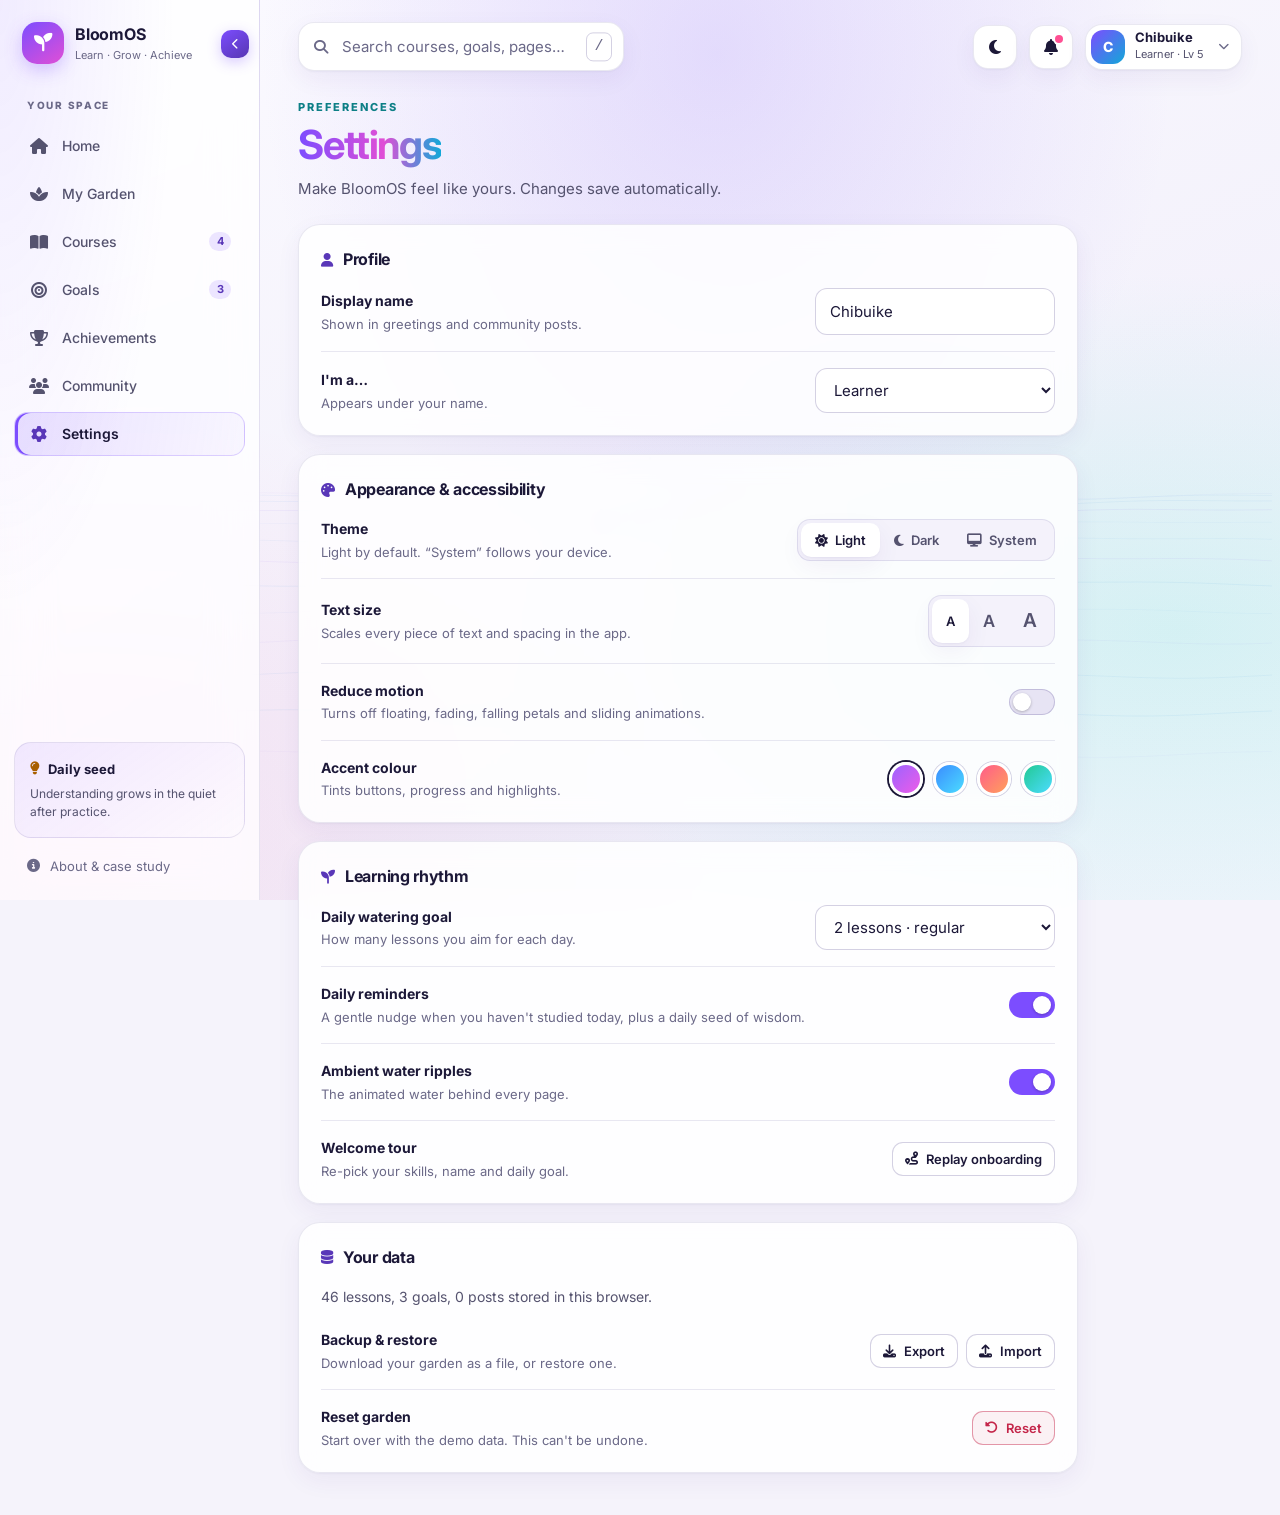
<file: settings.html>
<!DOCTYPE html>
<html lang="en">
<head>
<meta charset="UTF-8">
<meta name="viewport" content="width=device-width, initial-scale=1.0, viewport-fit=cover">
<meta name="theme-color" content="#f5f3fb">
<title>Settings · BloomOS</title>
<link rel="icon" href="data:image/svg+xml,<svg xmlns='http://www.w3.org/2000/svg' viewBox='0 0 100 100'><text y='.9em' font-size='90'>🌸</text></svg>">
<script>
  /* Apply saved theme/accent/text size before first paint (no flash), and flag the preloader. */
  window.__bloomStart = performance.now();
  (function () {
    var r = document.documentElement;
    r.classList.add('preloading');
    try {
      var s = (JSON.parse(localStorage.getItem('bloomos:v2') || '{}').settings) || {};
      var t = s.theme || 'light';
      if (t === 'system') t = matchMedia('(prefers-color-scheme: dark)').matches ? 'dark' : 'light';
      r.dataset.theme = t;
      if (s.accent) r.dataset.accent = s.accent;
      if (s.textSize) r.dataset.text = s.textSize;
      if (s.reduceMotion) r.classList.add('reduce-motion');
      if (sessionStorage.getItem('bloomos:seen')) r.classList.add('pl-quick');
    } catch (e) { r.dataset.theme = 'light'; }
  })();
</script>
<link rel="preconnect" href="https://fonts.googleapis.com">
<link rel="preconnect" href="https://fonts.gstatic.com" crossorigin>
<link rel="preconnect" href="https://cdnjs.cloudflare.com" crossorigin>
<link rel="stylesheet" href="https://fonts.googleapis.com/css2?family=Inter:wght@400;500;600;700;800&display=swap" media="print" onload="this.media='all'">
<link rel="preload" href="https://cdnjs.cloudflare.com/ajax/libs/font-awesome/6.4.0/webfonts/fa-solid-900.woff2" as="font" type="font/woff2" crossorigin>
<link rel="preload" href="https://cdnjs.cloudflare.com/ajax/libs/font-awesome/6.4.0/webfonts/fa-brands-400.woff2" as="font" type="font/woff2" crossorigin>
<link rel="stylesheet" href="https://cdnjs.cloudflare.com/ajax/libs/font-awesome/6.4.0/css/all.min.css" media="print" onload="this.media='all'">
<link rel="stylesheet" href="assets/styles/style.css">
<style>
  /* Preloader — inline so it paints before anything else */
  html.preloading { overflow: hidden; }
  .preloader {
    position: fixed; inset: 0; z-index: 9999; display: grid; place-items: center;
    background: var(--bg, #f5f3fb); background-image: var(--ambient);
    transition: opacity .5s ease, visibility .5s;
    animation: plFailsafe .4s 6s forwards; /* if JS never runs, still reveal the page */
  }
  .preloader.pl-done { opacity: 0; visibility: hidden; }
  .pl-inner { display: grid; justify-items: center; gap: 14px; color: var(--text, #1c1838); font-family: Inter, system-ui, sans-serif; }
  .pl-lotus { width: 128px; height: 128px; overflow: visible; filter: drop-shadow(0 8px 22px rgba(var(--accent-rgb, 124, 77, 255), .4)); }
  .pl-lotus .pp { transform-box: view-box; transform-origin: 50px 74px; animation: plBloom .9s cubic-bezier(.22, 1, .36, 1) both; }
  .pl-lotus .pp1 { animation-delay: .05s; } .pl-lotus .pp2 { animation-delay: .15s; } .pl-lotus .pp3 { animation-delay: .3s; } .pl-lotus .pp4 { animation-delay: .4s; } .pl-lotus .pp5 { animation-delay: .55s; }
  .pl-lotus .pl-core { transform-box: view-box; transform-origin: 50px 72px; animation: plBloom .6s .8s cubic-bezier(.22, 1, .36, 1) both; }
  .pl-ring { fill: none; stroke: var(--accent, #7c4dff); stroke-opacity: .55; transform-box: view-box; transform-origin: 50px 82px; animation: plRipple 1.8s ease-out infinite; }
  .pl-ring.r2 { animation-delay: .9s; }
  .pl-word { font-weight: 800; font-size: 1.6rem; letter-spacing: -.6px; }
  .pl-word span { color: var(--accent, #7c4dff); }
  .pl-bar { width: 160px; height: 4px; border-radius: 4px; background: rgba(var(--accent-rgb, 124, 77, 255), .15); overflow: hidden; }
  .pl-bar span { display: block; height: 100%; width: 40%; border-radius: 4px; background: linear-gradient(90deg, var(--accent, #7c4dff), var(--accent-2, #e04fd6)); animation: plSlide 1.1s ease-in-out infinite; }
  .pl-msg { margin: 0; font-size: .8125rem; color: var(--faint, #6b6988); }
  html.pl-quick .pl-bar, html.pl-quick .pl-msg { display: none; }
  html.pl-quick .pl-lotus .pp, html.pl-quick .pl-lotus .pl-core { animation: none; }
  html.pl-quick .preloader { transition-duration: .25s; }
  @keyframes plBloom { from { transform: scale(0); opacity: 0; } }
  @keyframes plRipple { from { transform: scale(.3); opacity: .9; } to { transform: scale(1.5); opacity: 0; } }
  @keyframes plSlide { from { transform: translateX(-100%); } to { transform: translateX(260%); } }
  @keyframes plFailsafe { to { opacity: 0; visibility: hidden; } }
  @media (prefers-reduced-motion: reduce) { .pl-lotus .pp, .pl-lotus .pl-core, .pl-ring, .pl-bar span { animation: none; } }
</style>
</head>
<body data-page="settings">
<div class="preloader" id="preloader" role="status" aria-label="Loading BloomOS">
  <div class="pl-inner">
    <svg class="pl-lotus" viewBox="0 0 100 100" aria-hidden="true">
      <defs><linearGradient id="plPetal" x1="0" y1="0" x2="0" y2="1"><stop offset="0" style="stop-color:#fbf8ff"/><stop offset=".55" style="stop-color:var(--accent,#7c4dff)"/><stop offset="1" style="stop-color:var(--accent-3,#12a8d8)"/></linearGradient></defs>
      <ellipse class="pl-ring" cx="50" cy="82" rx="42" ry="9"/>
      <ellipse class="pl-ring r2" cx="50" cy="82" rx="42" ry="9"/>
      <g transform="rotate(-58 50 74) translate(50 74) scale(.78) translate(-50 -74)"><path class="pp pp1" d="M50 16 C 63 33, 63 58, 50 74 C 37 58, 37 33, 50 16Z" fill="url(#plPetal)" stroke="#fff" stroke-opacity=".7"/></g>
      <g transform="rotate(58 50 74) translate(50 74) scale(.78) translate(-50 -74)"><path class="pp pp2" d="M50 16 C 63 33, 63 58, 50 74 C 37 58, 37 33, 50 16Z" fill="url(#plPetal)" stroke="#fff" stroke-opacity=".7"/></g>
      <g transform="rotate(-30 50 74) translate(50 74) scale(.92) translate(-50 -74)"><path class="pp pp3" d="M50 16 C 63 33, 63 58, 50 74 C 37 58, 37 33, 50 16Z" fill="url(#plPetal)" stroke="#fff" stroke-opacity=".7"/></g>
      <g transform="rotate(30 50 74) translate(50 74) scale(.92) translate(-50 -74)"><path class="pp pp4" d="M50 16 C 63 33, 63 58, 50 74 C 37 58, 37 33, 50 16Z" fill="url(#plPetal)" stroke="#fff" stroke-opacity=".7"/></g>
      <path class="pp pp5" d="M50 16 C 63 33, 63 58, 50 74 C 37 58, 37 33, 50 16Z" fill="url(#plPetal)" stroke="#fff" stroke-opacity=".7"/>
      <ellipse class="pl-core" cx="50" cy="72" rx="7" ry="6" fill="#ffe3a3"/>
    </svg>
    <div class="pl-word">Bloom<span>OS</span></div>
    <div class="pl-bar" aria-hidden="true"><span></span></div>
    <p class="pl-msg">Growing your garden…</p>
  </div>
</div>
<a class="skip-link" href="#page">Skip to content</a>
<div class="ambient" aria-hidden="true"></div><canvas id="water" aria-hidden="true"></canvas>
<div class="layout">
  <aside class="sidebar" id="sidebar" aria-label="Main navigation"></aside>
  <main>
    <header class="topbar" id="topbar"></header>
    <div id="page" tabindex="-1">

      <section class="page-head">
        <div>
          <div class="eyebrow">Preferences</div>
          <h1><span class="grad-text">Settings</span></h1>
          <p class="subtitle">Make BloomOS feel like yours. Changes save automatically.</p>
        </div>
      </section>

      <div class="settings-grid">
        <section class="panel" aria-labelledby="profileHeading">
          <div class="panel-head"><h2 id="profileHeading"><i class="fas fa-user"></i> Profile</h2></div>
          <div class="setting-row">
            <div><strong><label for="setName">Display name</label></strong><small>Shown in greetings and community posts.</small></div>
            <input class="input" id="setName" maxlength="32" autocomplete="nickname">
          </div>
          <div class="setting-row">
            <div><strong><label for="setRole">I'm a…</label></strong><small>Appears under your name.</small></div>
            <select class="input" id="setRole">
              <option>Learner</option><option>Student</option><option>Developer</option><option>Designer</option><option>Career switcher</option><option>Mentor</option>
            </select>
          </div>
        </section>

        <section class="panel" aria-labelledby="lookHeading">
          <div class="panel-head"><h2 id="lookHeading"><i class="fas fa-palette"></i> Appearance &amp; accessibility</h2></div>
          <div class="setting-row">
            <div><strong id="lblTheme">Theme</strong><small>Light by default. “System” follows your device.</small></div>
            <div class="segmented" id="themeSeg" role="radiogroup" aria-labelledby="lblTheme">
              <button type="button" role="radio" data-opt="light"><i class="fas fa-sun"></i> Light</button>
              <button type="button" role="radio" data-opt="dark"><i class="fas fa-moon"></i> Dark</button>
              <button type="button" role="radio" data-opt="system"><i class="fas fa-desktop"></i> System</button>
            </div>
          </div>
          <div class="setting-row">
            <div><strong id="lblText">Text size</strong><small>Scales every piece of text and spacing in the app.</small></div>
            <div class="segmented" id="textSeg" role="radiogroup" aria-labelledby="lblText">
              <button type="button" role="radio" data-opt="normal" aria-label="Normal text">A</button>
              <button type="button" role="radio" data-opt="large" aria-label="Large text" style="font-size:1.05rem">A</button>
              <button type="button" role="radio" data-opt="larger" aria-label="Larger text" style="font-size:1.2rem">A</button>
            </div>
          </div>
          <div class="setting-row">
            <div><strong id="lblMotion">Reduce motion</strong><small>Turns off floating, fading, falling petals and sliding animations.</small></div>
            <label class="switch"><input type="checkbox" id="setMotion" aria-labelledby="lblMotion"><span></span></label>
          </div>
          <div class="setting-row">
            <div><strong id="lblAccent">Accent colour</strong><small>Tints buttons, progress and highlights.</small></div>
            <div class="swatches" id="swatches" role="radiogroup" aria-labelledby="lblAccent"></div>
          </div>
        </section>

        <section class="panel" aria-labelledby="expHeading">
          <div class="panel-head"><h2 id="expHeading"><i class="fas fa-seedling"></i> Learning rhythm</h2></div>
          <div class="setting-row">
            <div><strong><label for="setDaily">Daily watering goal</label></strong><small>How many lessons you aim for each day.</small></div>
            <select class="input" id="setDaily">
              <option value="1">1 lesson · casual</option><option value="2">2 lessons · regular</option><option value="3">3 lessons · committed</option><option value="5">5 lessons · intensive</option>
            </select>
          </div>
          <div class="setting-row">
            <div><strong id="lblReminders">Daily reminders</strong><small>A gentle nudge when you haven't studied today, plus a daily seed of wisdom.</small></div>
            <label class="switch"><input type="checkbox" id="setReminders" aria-labelledby="lblReminders"><span></span></label>
          </div>
          <div class="setting-row">
            <div><strong id="lblRipples">Ambient water ripples</strong><small>The animated water behind every page.</small></div>
            <label class="switch"><input type="checkbox" id="setRipples" aria-labelledby="lblRipples"><span></span></label>
          </div>
          <div class="setting-row">
            <div><strong>Welcome tour</strong><small>Re-pick your skills, name and daily goal.</small></div>
            <button class="btn btn-sm" id="replayOnboard" type="button"><i class="fas fa-route"></i> Replay onboarding</button>
          </div>
        </section>

        <section class="panel" aria-labelledby="dataHeading">
          <div class="panel-head"><h2 id="dataHeading"><i class="fas fa-database"></i> Your data</h2></div>
          <p class="subtitle" style="font-size:.875rem;margin-bottom:6px" id="dataSummary"></p>
          <div class="setting-row">
            <div><strong>Backup &amp; restore</strong><small>Download your garden as a file, or restore one.</small></div>
            <div class="chips">
              <button class="btn btn-sm" id="exportBtn" type="button"><i class="fas fa-download"></i> Export</button>
              <label class="btn btn-sm" for="importInput"><i class="fas fa-upload"></i> Import</label>
              <input type="file" id="importInput" accept="application/json,.json" class="sr-only">
            </div>
          </div>
          <div class="setting-row">
            <div><strong>Reset garden</strong><small>Start over with the demo data. This can't be undone.</small></div>
            <div>
              <button class="btn btn-danger btn-sm" id="resetBtn" type="button"><i class="fas fa-rotate-left"></i> Reset</button>
              <div class="confirm-row" id="resetConfirm" hidden>Are you sure?
                <button class="btn btn-danger btn-sm" id="resetYes" type="button">Yes, reset</button>
                <button class="btn btn-sm" id="resetNo" type="button">Cancel</button>
              </div>
            </div>
          </div>
        </section>
      </div>
    </div>
  </main>
</div>
<script src="assets/js/main.js"></script>
</body>
</html>
</file>
<file: assets/styles/style.css>
/* =========================================================
   BloomOS — design tokens
   Light is the default theme; [data-theme="dark"] swaps tokens.
   Font sizes are in rem so the in-app "Text size" setting
   (and the browser's own font size) scale the whole UI.
   ========================================================= */

:root {
    /* surfaces */
    --bg: #f5f3fb;
    --ambient:
        radial-gradient(ellipse at 56% 6%, rgba(167, 139, 250, .26), transparent 45%),
        radial-gradient(ellipse at 92% 70%, rgba(94, 234, 212, .2), transparent 40%),
        radial-gradient(ellipse at 4% 96%, rgba(244, 114, 182, .14), transparent 38%),
        linear-gradient(160deg, #fbfaff, #f3f1fb 60%, #f1f4fc);
    --surface: rgba(255, 255, 255, .86);
    --surface-raised: #ffffff;
    --surface-sunken: #f4f2fb;
    --surface-overlay: rgba(255, 255, 255, .97);
    --surface-solid: #ffffff;
    --glass: rgba(255, 255, 255, .78);
    --dock: rgba(255, 255, 255, .96);
    --track: #e7e4f4;

    /* lines & ink */
    --line: rgba(76, 64, 140, .12);
    --line-strong: rgba(76, 64, 140, .24);
    --text: #1c1838;
    --muted: #55536f;
    --faint: #6b6988;
    --eyebrow: #0d7f86;

    /* status inks (text-safe on the surfaces above) */
    --green: #0b8a5c;
    --amber: #a85f00;
    --red: #c4264a;
    --cyan: #0077a8;

    /* shadows */
    --shadow: 0 1px 2px rgba(30, 20, 80, .05), 0 20px 50px rgba(60, 40, 140, .1);
    --shadow-card: 0 1px 2px rgba(30, 20, 80, .04), 0 8px 24px rgba(60, 40, 140, .06);
    --shadow-soft: 0 12px 32px rgba(60, 40, 140, .12);

    /* garden scene — dawn */
    --scene-bg: linear-gradient(180deg, #e8e4ff 0%, #fbe9f4 52%, #e2f2ff 100%);
    --scene-glow: radial-gradient(ellipse at 50% 50%, rgba(var(--accent-rgb), .16), transparent 45%);
    --sun-bg: radial-gradient(circle at 40% 40%, #fffbe6, #ffd98a 48%, rgba(255, 168, 110, .25) 72%);
    --sun-shadow: 0 0 80px rgba(255, 190, 110, .55);
    --mtn-1: rgba(124, 108, 220, .16);
    --mtn-2: rgba(110, 96, 210, .22);
    --mtn-3: rgba(150, 120, 230, .2);
    --water-bg: radial-gradient(ellipse at 50% 24%, rgba(170, 200, 255, .75), rgba(130, 165, 245, .55) 45%, rgba(110, 140, 230, .45) 78%);
    --water-edge: rgba(90, 130, 255, .5);
    --ring: rgba(80, 120, 240, .45);
    --island-bg: linear-gradient(180deg, #d8deff, #aab6f2);
    --island-edge: rgba(90, 120, 240, .5);
    --island-inner: linear-gradient(90deg, #c7b6ff, #a8e3f0, #e2b6f5);
    --node-bg: rgba(255, 255, 255, .88);
    --stars: 0;
    --soil: #e8e4f8;

    /* accent (violet default) */
    --accent: #7c4dff;
    --accent-2: #e04fd6;
    --accent-3: #12a8d8;
    --accent-rgb: 124, 77, 255;
    --accent-ink: color-mix(in srgb, var(--accent) 72%, #000);
    --on-accent: #ffffff;

    --radius: 22px;
    --sidebar-expanded: 260px;
    --sidebar-collapsed: 78px;
    --ease-out: cubic-bezier(.22, 1, .36, 1);

    color-scheme: light;
}

html[data-theme="dark"] {
    --bg: #050a18;
    --ambient:
        radial-gradient(ellipse at 56% 20%, rgba(54, 58, 145, .42), transparent 38%),
        radial-gradient(ellipse at 82% 68%, rgba(0, 105, 148, .2), transparent 38%),
        radial-gradient(ellipse at 10% 90%, rgba(var(--accent-rgb), .12), transparent 35%),
        linear-gradient(130deg, #050918, #071127 55%, #040817);
    --surface: rgba(13, 23, 52, .82);
    --surface-raised: rgba(17, 28, 62, .86);
    --surface-sunken: rgba(10, 18, 42, .75);
    --surface-overlay: rgba(9, 16, 38, .97);
    --surface-solid: #0f1a3a;
    --glass: rgba(7, 13, 31, .88);
    --dock: rgba(5, 10, 25, .96);
    --track: #1e2a54;

    --line: rgba(151, 174, 255, .16);
    --line-strong: rgba(151, 174, 255, .3);
    --text: #f4f6ff;
    --muted: #b0bcdf;
    --faint: #8a98c2;
    --eyebrow: #83e9e2;

    --green: #54f0b0;
    --amber: #ffc163;
    --red: #ff7b98;
    --cyan: #4bdcff;

    --shadow: 0 24px 70px rgba(0, 0, 0, .34), 0 0 0 1px rgba(255, 255, 255, .02);
    --shadow-card: 0 12px 30px rgba(0, 0, 0, .16);
    --shadow-soft: 0 12px 40px rgba(0, 0, 0, .28);

    --scene-bg: linear-gradient(180deg, rgba(15, 25, 60, .8), rgba(4, 12, 30, .92));
    --scene-glow: radial-gradient(ellipse at 50% 50%, rgba(var(--accent-rgb), .26), transparent 45%), radial-gradient(ellipse at 50% 88%, rgba(20, 183, 225, .24), transparent 55%);
    --sun-bg: radial-gradient(circle at 35% 35%, #fff4ff, #b7aaff 45%, rgba(112, 105, 255, .2) 70%);
    --sun-shadow: 0 0 75px rgba(158, 128, 255, .42);
    --mtn-1: rgba(31, 47, 99, .65);
    --mtn-2: rgba(28, 40, 84, .8);
    --mtn-3: rgba(40, 43, 102, .66);
    --water-bg: radial-gradient(ellipse at 50% 24%, rgba(61, 103, 218, .45), rgba(13, 44, 90, .75) 45%, rgba(3, 13, 33, .98) 78%);
    --water-edge: rgba(105, 205, 255, .52);
    --ring: rgba(99, 217, 255, .6);
    --island-bg: linear-gradient(180deg, #263c70, #07172d);
    --island-edge: rgba(103, 222, 255, .7);
    --island-inner: linear-gradient(90deg, #3b276d, #123d55, #6b3c90);
    --node-bg: rgba(8, 18, 43, .84);
    --stars: 1;
    --soil: #0b1a36;

    --accent: #9c63ff;
    --accent-2: #ed5ce8;
    --accent-3: #4bdcff;
    --accent-rgb: 156, 99, 255;
    --accent-ink: color-mix(in srgb, var(--accent) 50%, #fff);

    color-scheme: dark;
}

html[data-accent="ocean"]   { --accent: #2f6fe0; --accent-2: #12a8d8; --accent-3: #0fae84; --accent-rgb: 47, 111, 224; }
html[data-accent="rose"]    { --accent: #d93a6c; --accent-2: #f07a3a; --accent-3: #c94ad6; --accent-rgb: 217, 58, 108; }
html[data-accent="emerald"] { --accent: #0f9a6c; --accent-2: #12a8d8; --accent-3: #6bbf2a; --accent-rgb: 15, 154, 108; }
html[data-theme="dark"][data-accent="ocean"]   { --accent: #3b8cff; --accent-2: #4bdcff; --accent-3: #54f0b0; --accent-rgb: 59, 140, 255; }
html[data-theme="dark"][data-accent="rose"]    { --accent: #ff5c8a; --accent-2: #ffa05c; --accent-3: #ed5ce8; --accent-rgb: 255, 92, 138; }
html[data-theme="dark"][data-accent="emerald"] { --accent: #22c993; --accent-2: #4bdcff; --accent-3: #a3f06b; --accent-rgb: 34, 201, 147; }

html[data-text="large"]  { font-size: 112.5%; }
html[data-text="larger"] { font-size: 125%; }

/* =========================================================
   BASE
   ========================================================= */

*, *::before, *::after { box-sizing: border-box; }

html {
    scroll-behavior: smooth;
    scrollbar-color: rgba(var(--accent-rgb), .45) transparent;
    scrollbar-width: thin;
}

body {
    margin: 0;
    min-height: 100dvh;
    overflow-x: clip;
    background: var(--bg);
    color: var(--text);
    font: .9375rem/1.55 Inter, ui-sans-serif, system-ui, -apple-system, BlinkMacSystemFont, "Segoe UI", sans-serif;
    -webkit-font-smoothing: antialiased;
    transition: background-color .4s, color .4s;
}

button, input, textarea, select { font: inherit; color: inherit; }
button, a { -webkit-tap-highlight-color: transparent; }
button { cursor: pointer; }
a { color: inherit; }
img, svg, canvas { max-width: 100%; }

:focus-visible { outline: 2px solid var(--accent); outline-offset: 3px; }
[hidden] { display: none !important; }

.sr-only {
    position: absolute; width: 1px; height: 1px; padding: 0; margin: -1px;
    overflow: hidden; clip: rect(0 0 0 0); white-space: nowrap; border: 0;
}

.skip-link {
    position: fixed; top: 10px; left: 10px; z-index: 100;
    padding: 10px 16px; border-radius: 12px;
    background: var(--accent); color: var(--on-accent); text-decoration: none; font-weight: 700;
    transform: translateY(-150%); transition: transform .2s;
}
.skip-link:focus { transform: none; }

/* =========================================================
   AMBIENT BACKGROUND
   ========================================================= */

.ambient { position: fixed; inset: 0; z-index: -3; pointer-events: none; background: var(--ambient); }
#water { position: fixed; inset: 0; width: 100%; height: 100%; z-index: -2; pointer-events: none; opacity: .72; }

/* =========================================================
   LAYOUT
   ========================================================= */

.layout {
    --sidebar-width: var(--sidebar-expanded);
    display: grid;
    grid-template-columns: var(--sidebar-width) minmax(0, 1fr);
    min-height: 100dvh;
    align-items: start;
    transition: grid-template-columns .48s var(--ease-out);
}
.layout.sidebar-is-collapsed { --sidebar-width: var(--sidebar-collapsed); }

main {
    min-width: 0; width: 100%; max-width: 1500px;
    margin: 0 auto;
    padding: 22px clamp(16px, 3vw, 42px) 42px;
}

.page-enter > * { animation: rise .55s var(--ease-out) both; }
.page-enter > *:nth-child(2) { animation-delay: .04s; }
.page-enter > *:nth-child(3) { animation-delay: .08s; }
.page-enter > *:nth-child(4) { animation-delay: .12s; }
.page-enter > *:nth-child(5) { animation-delay: .16s; }
.page-enter > *:nth-child(n+6) { animation-delay: .2s; }
@keyframes rise { from { opacity: 0; transform: translateY(12px); } }

/* =========================================================
   SIDEBAR
   ========================================================= */

.sidebar {
    position: sticky; top: 0;
    width: 100%; height: 100dvh;
    display: flex; flex-direction: column;
    padding: 22px 14px 16px;
    overflow-x: hidden; overflow-y: auto;
    white-space: nowrap;
    border-right: 1px solid var(--line);
    background: radial-gradient(ellipse at 0% 0%, rgba(var(--accent-rgb), .1), transparent 48%), var(--glass);
    -webkit-backdrop-filter: blur(24px) saturate(145%);
    backdrop-filter: blur(24px) saturate(145%);
    z-index: 10;
    scrollbar-width: thin;
    transition: padding .42s var(--ease-out);
}
.sidebar.collapsed { padding: 22px 10px 16px; }

.sidebar-toggle {
    position: absolute; top: 30px; right: 10px;
    width: 28px; height: 28px;
    display: grid; place-items: center; padding: 0;
    border: 0; border-radius: 10px;
    background: linear-gradient(145deg, var(--accent), color-mix(in srgb, var(--accent) 70%, #000));
    color: var(--on-accent); font-size: .6875rem; z-index: 12;
    box-shadow: 0 4px 14px rgba(var(--accent-rgb), .3);
    transition: transform .3s var(--ease-out), filter .3s;
}
.sidebar-toggle:hover { transform: scale(1.06); filter: brightness(1.1); }
.sidebar-toggle i { transition: transform .4s var(--ease-out); }
.sidebar.collapsed .sidebar-toggle { position: static; margin: 0 auto 14px; }
.sidebar.collapsed .sidebar-toggle i { transform: rotate(180deg); }

.brand {
    min-height: 44px;
    display: flex; align-items: center; gap: 11px;
    padding: 0 35px 26px 8px;
    text-decoration: none;
}
.brand-mark {
    width: 42px; height: 42px; flex: 0 0 42px;
    display: grid; place-items: center;
    border-radius: 15px;
    background: linear-gradient(145deg, var(--accent), var(--accent-2));
    color: var(--on-accent); font-size: 1.15rem;
    box-shadow: 0 6px 18px rgba(var(--accent-rgb), .3);
    transition: transform .35s var(--ease-out);
}
.brand:hover .brand-mark { transform: rotate(-6deg) scale(1.05); }
.brand-copy strong { display: block; font-size: 1rem; letter-spacing: -.2px; }
.brand-copy small { display: block; color: var(--faint); font-size: .6875rem; }

.nav-label { padding: 8px 13px 10px; color: var(--faint); font-size: .625rem; font-weight: 800; letter-spacing: 1.7px; }

.nav { display: grid; gap: 4px; }
.nav a {
    position: relative;
    display: flex; align-items: center; gap: 13px;
    min-height: 44px; padding: 10px 13px;
    border: 1px solid transparent; border-radius: 14px;
    color: var(--muted); text-decoration: none; font-size: .875rem; font-weight: 500;
    transition: color .25s, background-color .25s, border-color .25s, transform .25s var(--ease-out);
}
.nav a:hover { color: var(--text); background: rgba(var(--accent-rgb), .07); transform: translateX(2px); }
.nav a.active {
    color: var(--text); font-weight: 600;
    background: linear-gradient(100deg, rgba(var(--accent-rgb), .16), rgba(var(--accent-rgb), .04));
    border-color: rgba(var(--accent-rgb), .22);
    box-shadow: inset 3px 0 var(--accent);
}
.nav .ico { width: 21px; flex: 0 0 21px; display: inline-grid; place-items: center; font-size: 1rem; transition: transform .3s var(--ease-out), color .25s; }
.nav a:hover .ico, .nav a.active .ico { color: var(--accent-ink); }
.nav a:hover .ico { transform: scale(1.12); }
.nav .count {
    margin-left: auto; min-width: 22px; padding: 1px 7px;
    border-radius: 99px; background: rgba(var(--accent-rgb), .14);
    color: var(--accent-ink); font-size: .6875rem; font-weight: 700; text-align: center;
}

.sidebar-bottom { margin-top: auto; padding-top: 20px; white-space: normal; display: grid; gap: 10px; }
.daily-note {
    padding: 16px 15px;
    border: 1px solid var(--line); border-radius: 17px;
    background: linear-gradient(145deg, rgba(var(--accent-rgb), .1), transparent);
}
.daily-note strong { display: flex; align-items: center; gap: 8px; font-size: .8125rem; }
.daily-note strong i { color: var(--amber); }
.daily-note p { margin: 6px 0 0; color: var(--muted); font-size: .75rem; line-height: 1.5; }
.side-link {
    display: flex; align-items: center; gap: 10px;
    padding: 8px 13px; border-radius: 12px;
    color: var(--faint); font-size: .8125rem; text-decoration: none;
}
.side-link:hover, .side-link.active { color: var(--text); background: rgba(var(--accent-rgb), .07); }

.sidebar.collapsed .brand { justify-content: center; padding: 0 0 22px; }
.sidebar.collapsed .brand-copy,
.sidebar.collapsed .nav-label,
.sidebar.collapsed .nav-text,
.sidebar.collapsed .nav .count,
.sidebar.collapsed .sidebar-bottom { display: none; }
.sidebar.collapsed .nav a { justify-content: center; padding-inline: 0; }
.sidebar.collapsed .nav a:hover { transform: none; }
.sidebar.collapsed .nav .ico { font-size: 1.125rem; }

/* =========================================================
   TOPBAR
   ========================================================= */

.topbar { position: relative; z-index: 20; display: flex; align-items: center; gap: 12px; margin-bottom: 28px; }

.search { position: relative; flex: 1; max-width: 540px; }
.search > i { position: absolute; left: 16px; top: 50%; transform: translateY(-50%); color: var(--faint); font-size: .875rem; pointer-events: none; }
.search input {
    width: 100%;
    border: 1px solid var(--line); background: var(--surface-raised);
    border-radius: 16px; padding: 12px 54px 12px 43px;
    outline: none; box-shadow: var(--shadow-card);
    transition: border-color .25s, box-shadow .25s;
}
.search input::placeholder { color: var(--faint); }
.search input:focus { border-color: rgba(var(--accent-rgb), .6); box-shadow: 0 0 0 4px rgba(var(--accent-rgb), .12); }
.search kbd {
    position: absolute; right: 12px; top: 50%; transform: translateY(-50%);
    padding: 2px 7px; border-radius: 7px;
    border: 1px solid var(--line-strong); color: var(--faint);
    font: 600 .6875rem/1.6 inherit; pointer-events: none;
}
.search input::-webkit-search-cancel-button { display: none; }

.search-results {
    position: absolute; top: calc(100% + 8px); left: 0; right: 0;
    max-height: 380px; overflow-y: auto;
    padding: 6px; margin: 0; list-style: none;
    border: 1px solid var(--line-strong); border-radius: 16px;
    background: var(--surface-overlay);
    -webkit-backdrop-filter: blur(20px); backdrop-filter: blur(20px);
    box-shadow: var(--shadow);
}
.search-results li a { display: flex; align-items: center; gap: 12px; padding: 10px 12px; border-radius: 11px; text-decoration: none; }
.search-results li a .ri { width: 32px; height: 32px; flex: none; display: grid; place-items: center; border-radius: 10px; background: rgba(var(--accent-rgb), .14); color: var(--accent-ink); font-size: .875rem; }
.search-results li a small { display: block; color: var(--faint); font-size: .75rem; }
.search-results li a[aria-selected="true"], .search-results li a:hover { background: rgba(var(--accent-rgb), .12); }
.search-results .empty { padding: 14px; color: var(--muted); font-size: .8125rem; }

.top-spacer { flex: 1; }

.icon-btn {
    position: relative; flex: none;
    width: 44px; height: 44px; display: grid; place-items: center;
    border-radius: 15px; border: 1px solid var(--line);
    background: var(--surface-raised); color: var(--text); font-size: 1rem;
    box-shadow: var(--shadow-card);
    transition: border-color .2s, background .2s, transform .2s;
}
.icon-btn:hover, .icon-btn[aria-expanded="true"] { border-color: rgba(var(--accent-rgb), .55); background: rgba(var(--accent-rgb), .1); }
.icon-btn:active { transform: scale(.95); }
.theme-btn i { transition: transform .5s var(--ease-out); }
.theme-btn:hover i { transform: rotate(25deg); }
.dot { position: absolute; right: 9px; top: 9px; width: 8px; height: 8px; border-radius: 50%; background: #ff4f93; box-shadow: 0 0 0 2px var(--surface-raised); }

.profile {
    display: flex; align-items: center; gap: 10px;
    border: 1px solid var(--line); background: var(--surface-raised);
    padding: 5px 12px 5px 5px; border-radius: 17px;
    box-shadow: var(--shadow-card);
    transition: border-color .2s;
}
.profile:hover, .profile[aria-expanded="true"] { border-color: rgba(var(--accent-rgb), .55); }
.avatar {
    width: 34px; height: 34px; flex: none; border-radius: 12px;
    background: linear-gradient(135deg, var(--c1, var(--accent)), var(--c2, var(--accent-3)));
    display: grid; place-items: center;
    font-weight: 800; color: #fff; font-size: .875rem;
}
.profile-copy { text-align: left; }
.profile-copy strong { display: block; font-size: .8125rem; line-height: 1.2; }
.profile-copy small { display: block; color: var(--muted); font-size: .6875rem; }
.profile > i { color: var(--faint); font-size: .6875rem; margin-left: 4px; }

.menu-wrap { position: relative; }
.popover {
    position: absolute; right: 0; top: calc(100% + 10px);
    width: min(340px, calc(100vw - 32px)); padding: 8px;
    border: 1px solid var(--line-strong); border-radius: 18px;
    background: var(--surface-overlay);
    -webkit-backdrop-filter: blur(20px); backdrop-filter: blur(20px);
    box-shadow: var(--shadow);
    animation: pop .2s var(--ease-out);
}
@keyframes pop { from { opacity: 0; transform: translateY(-6px) scale(.98); } }
.popover-head { display: flex; justify-content: space-between; align-items: center; padding: 8px 10px 10px; font-weight: 700; font-size: .875rem; }
.popover-head button { border: 0; background: none; color: var(--accent-ink); font-size: .75rem; font-weight: 600; }
.notif { display: flex; gap: 12px; padding: 10px; border-radius: 12px; font-size: .8125rem; }
.notif.unread { background: rgba(var(--accent-rgb), .08); }
.notif .ni { width: 32px; height: 32px; flex: none; display: grid; place-items: center; border-radius: 10px; background: var(--surface-sunken); color: var(--accent-ink); }
.notif p { margin: 0; color: var(--muted); line-height: 1.45; }
.notif time { display: block; color: var(--faint); font-size: .6875rem; margin-top: 3px; }
.menu-item {
    display: flex; align-items: center; gap: 11px; width: 100%;
    padding: 10px 12px; border: 0; border-radius: 11px;
    background: none; text-align: left; text-decoration: none; font-size: .875rem;
}
.menu-item i { width: 18px; color: var(--faint); }
.menu-item:hover { background: rgba(var(--accent-rgb), .1); }
.menu-sep { height: 1px; margin: 6px 4px; background: var(--line); }

/* =========================================================
   TYPOGRAPHY & PAGE HEADS
   ========================================================= */

.page-head, .welcome { display: flex; align-items: flex-end; justify-content: space-between; flex-wrap: wrap; gap: 18px; margin-bottom: 24px; }
.eyebrow { color: var(--eyebrow); font-size: .6875rem; text-transform: uppercase; letter-spacing: 2px; font-weight: 800; }
h1 { font-size: clamp(1.75rem, 3.2vw, 2.5rem); letter-spacing: -1.4px; line-height: 1.12; margin: 7px 0 9px; }
h1 .name, .grad-text {
    background: linear-gradient(90deg, var(--accent), var(--accent-2) 60%, var(--accent-3));
    -webkit-background-clip: text; background-clip: text; color: transparent;
}
html[data-theme="dark"] h1 .name, html[data-theme="dark"] .grad-text {
    background-image: linear-gradient(90deg, #fff, color-mix(in srgb, var(--accent) 45%, #fff) 54%, var(--accent-3));
}
.subtitle { margin: 0; color: var(--muted); font-size: .9375rem; max-width: 62ch; }
h2 { font-size: 1.0625rem; margin: 0; letter-spacing: -.3px; }
h3 { font-size: 1rem; margin: 0; letter-spacing: -.2px; }

/* daily goal widget (home) */
.daily-goal {
    display: flex; align-items: center; gap: 14px;
    padding: 10px 16px 10px 10px;
    border: 1px solid var(--line); border-radius: 18px;
    background: var(--surface-raised); box-shadow: var(--shadow-card);
}
.daily-goal .ring { width: 48px; height: 48px; }
.daily-goal strong { display: block; font-size: .875rem; }
.daily-goal small { display: block; color: var(--muted); font-size: .75rem; }
.daily-goal.met { border-color: color-mix(in srgb, var(--green) 40%, transparent); }

.pulse { width: 8px; height: 8px; border-radius: 50%; background: var(--green); box-shadow: 0 0 10px var(--green); animation: pulse 1.8s infinite; display: inline-block; }
@keyframes pulse { 50% { opacity: .4; } }

/* =========================================================
   BUTTONS & FORMS
   ========================================================= */

.btn {
    display: inline-flex; align-items: center; justify-content: center; gap: 8px;
    min-height: 42px; padding: 10px 18px;
    border: 1px solid var(--line-strong); border-radius: 13px;
    background: var(--surface-raised); color: var(--text);
    font-size: .875rem; font-weight: 600; text-decoration: none; white-space: nowrap;
    transition: transform .2s var(--ease-out), filter .2s, background .2s, border-color .2s;
}
.btn:hover { border-color: rgba(var(--accent-rgb), .55); background: rgba(var(--accent-rgb), .08); }
.btn:active { transform: scale(.97); }
.btn-primary {
    border: 0; color: var(--on-accent);
    background: linear-gradient(100deg, var(--accent), color-mix(in srgb, var(--accent) 50%, var(--accent-2)) 60%, var(--accent-2));
    box-shadow: 0 8px 20px rgba(var(--accent-rgb), .28);
}
.btn-primary:hover { filter: brightness(1.08); transform: translateY(-1px); background: linear-gradient(100deg, var(--accent), color-mix(in srgb, var(--accent) 50%, var(--accent-2)) 60%, var(--accent-2)); }
.btn-ghost { background: transparent; border-color: transparent; color: var(--muted); }
.btn-ghost:hover { color: var(--text); }
.btn-danger { border-color: color-mix(in srgb, var(--red) 45%, transparent); color: var(--red); background: color-mix(in srgb, var(--red) 6%, transparent); }
.btn-danger:hover { background: color-mix(in srgb, var(--red) 14%, transparent); border-color: var(--red); }
.btn-sm { min-height: 34px; padding: 6px 12px; font-size: .8125rem; border-radius: 11px; }
.btn-block { width: 100%; }
.btn-icon { width: 36px; min-height: 36px; padding: 0; border-radius: 11px; }
.btn:disabled { opacity: .5; cursor: not-allowed; transform: none; }
label.btn { cursor: pointer; }

.pill {
    display: inline-flex; align-items: center; gap: 7px;
    border: 1px solid var(--line-strong); background: var(--surface-raised);
    border-radius: 999px; padding: 7px 14px;
    color: var(--muted); font-size: .75rem; font-weight: 600;
}
button.pill:hover { border-color: rgba(var(--accent-rgb), .55); color: var(--text); }

.chips { display: flex; flex-wrap: wrap; gap: 8px; }
.chip {
    padding: 7px 14px; border-radius: 99px;
    border: 1px solid var(--line); background: var(--surface-raised);
    color: var(--muted); font-size: .8125rem; font-weight: 500;
    transition: all .2s;
}
.chip:hover { color: var(--text); border-color: var(--line-strong); }
.chip[aria-pressed="true"], .chip[aria-checked="true"] { color: var(--accent-ink); background: rgba(var(--accent-rgb), .12); border-color: rgba(var(--accent-rgb), .5); font-weight: 600; }

.segmented { display: inline-flex; padding: 3px; border-radius: 13px; background: var(--surface-sunken); border: 1px solid var(--line); }
.segmented button { border: 0; background: none; padding: 7px 14px; border-radius: 10px; font-size: .8125rem; font-weight: 600; color: var(--muted); display: inline-flex; align-items: center; gap: 7px; }
.segmented button[aria-checked="true"] { background: var(--surface-raised); color: var(--text); box-shadow: var(--shadow-card); }

.field { display: grid; gap: 6px; }
.field label, .field-label { font-size: .75rem; font-weight: 600; color: var(--muted); }
.input {
    width: 100%; padding: 11px 14px;
    border: 1px solid var(--line-strong); border-radius: 12px;
    background: var(--surface-raised); outline: none;
    transition: border-color .2s, box-shadow .2s;
}
textarea.input { resize: vertical; min-height: 92px; line-height: 1.5; }
.input:focus { border-color: rgba(var(--accent-rgb), .6); box-shadow: 0 0 0 4px rgba(var(--accent-rgb), .12); }
.input::placeholder { color: var(--faint); }
select.input option { background: var(--surface-solid); }

.switch { position: relative; display: inline-block; width: 46px; height: 26px; flex: none; }
.switch input { position: absolute; opacity: 0; inset: 0; margin: 0; cursor: pointer; z-index: 1; }
.switch span { position: absolute; inset: 0; border-radius: 99px; background: var(--track); border: 1px solid var(--line-strong); transition: background .25s; }
.switch span::after {
    content: ""; position: absolute; top: 3px; left: 3px;
    width: 18px; height: 18px; border-radius: 50%;
    background: #fff; box-shadow: 0 1px 3px rgba(0, 0, 0, .25);
    transition: transform .25s var(--ease-out);
}
.switch input:checked + span { background: var(--accent); border-color: transparent; }
.switch input:checked + span::after { transform: translateX(20px); }
.switch input:focus-visible + span { outline: 2px solid var(--accent); outline-offset: 3px; }

/* =========================================================
   CARDS & PANELS
   ========================================================= */

.panel {
    border: 1px solid var(--line); background: var(--surface);
    border-radius: var(--radius); padding: 22px;
    box-shadow: var(--shadow-card);
    -webkit-backdrop-filter: blur(12px); backdrop-filter: blur(12px);
}
.panel-head { display: flex; align-items: center; justify-content: space-between; gap: 12px; margin-bottom: 16px; }
.panel-head h2 { display: flex; align-items: center; gap: 10px; font-size: 1rem; }
.panel-head h2 i { color: var(--accent-ink); font-size: .875rem; }
.panel-link { color: var(--muted); text-decoration: none; font-size: .8125rem; font-weight: 600; }
.panel-link:hover { color: var(--accent-ink); }

.stats { display: grid; grid-template-columns: repeat(4, minmax(0, 1fr)); gap: 14px; margin-bottom: 20px; }
.stat {
    position: relative; overflow: hidden;
    border: 1px solid var(--line); background: var(--surface-raised);
    border-radius: 18px; padding: 18px; box-shadow: var(--shadow-card);
    transition: transform .3s var(--ease-out), border-color .3s;
}
.stat:hover { transform: translateY(-3px); border-color: var(--line-strong); }
.stat::after {
    content: ""; position: absolute; width: 90px; height: 90px; right: -40px; top: -42px;
    border-radius: 50%; background: var(--glow, rgba(var(--accent-rgb), .16)); filter: blur(14px);
}
.stat-head { display: flex; align-items: center; justify-content: space-between; color: var(--muted); font-size: .8125rem; }
.stat-icon { font-size: 1rem; color: var(--glow-solid, var(--accent)); position: relative; z-index: 1; }
.stat strong { display: block; font-size: 1.875rem; letter-spacing: -1px; margin-top: 8px; line-height: 1.2; font-variant-numeric: tabular-nums; }
.stat small { color: var(--faint); font-size: .75rem; }
.stat small em { font-style: normal; color: var(--green); font-weight: 700; }

.progress { height: 7px; border-radius: 20px; background: var(--track); overflow: hidden; }
.progress > span {
    display: block; height: 100%; width: var(--p, 0%); border-radius: 20px;
    background: linear-gradient(90deg, var(--accent), var(--accent-2));
    transition: width .8s var(--ease-out);
}
.progress.done > span { background: linear-gradient(90deg, #0fae74, #3ddc97); }

.ring {
    --p: 0; --ring-c: var(--accent);
    width: 52px; height: 52px; border-radius: 50%; flex: none;
    display: grid; place-items: center; position: relative;
    background: conic-gradient(var(--ring-c) calc(var(--p) * 1%), var(--track) 0);
}
.ring::before { content: ""; position: absolute; inset: 5px; border-radius: 50%; background: var(--surface-solid); }
.ring span { position: relative; font-size: .75rem; font-weight: 700; font-variant-numeric: tabular-nums; }
.ring.met { --ring-c: var(--green); }

.donut {
    --p: 0;
    width: 104px; height: 104px; flex-shrink: 0; border-radius: 50%;
    display: grid; place-items: center; position: relative;
    background: conic-gradient(var(--accent) 0, var(--accent-2) calc(var(--p) * 1%), var(--track) 0);
}
.donut::before { content: ""; position: absolute; inset: 9px; border-radius: 50%; background: var(--surface-solid); }
.donut strong { position: relative; font-size: 1.375rem; font-variant-numeric: tabular-nums; }

.empty-state {
    display: grid; place-items: center; gap: 10px;
    padding: 46px 20px; text-align: center;
    border: 1px dashed var(--line-strong); border-radius: var(--radius);
    color: var(--muted);
}
.empty-state i { font-size: 1.875rem; color: var(--accent-ink); }
.empty-state p { margin: 0; max-width: 40ch; }

.status-tag {
    display: inline-flex; align-items: center; gap: 6px;
    padding: 4px 10px; border-radius: 99px;
    font-size: .6875rem; font-weight: 700; white-space: nowrap;
    border: 1px solid var(--line-strong); color: var(--muted); background: var(--surface-raised);
}
.status-tag.progress-tag { color: var(--accent-ink); border-color: rgba(var(--accent-rgb), .4); background: rgba(var(--accent-rgb), .1); }
.status-tag.done-tag { color: var(--green); border-color: color-mix(in srgb, var(--green) 40%, transparent); background: color-mix(in srgb, var(--green) 9%, transparent); }

.section-label { margin: 26px 0 12px; color: var(--faint); font-size: .75rem; font-weight: 800; letter-spacing: 1.5px; text-transform: uppercase; }

/* =========================================================
   HOME — GARDEN SCENE
   ========================================================= */

.garden-card-large {
    position: relative; min-height: 600px; overflow: hidden;
    border-radius: 28px; border: 1px solid var(--line-strong);
    background: var(--scene-bg);
    box-shadow: var(--shadow); isolation: isolate;
    margin-bottom: 22px; cursor: crosshair;
}
.garden-card-large::before { content: ""; position: absolute; inset: 0; z-index: -2; background: var(--scene-glow); }
.garden-top { position: relative; z-index: 4; display: flex; justify-content: space-between; align-items: flex-start; gap: 16px; padding: 24px 28px 0; }
.section-title { font-size: 1.125rem; font-weight: 750; letter-spacing: -.3px; }
.section-sub { color: var(--muted); font-size: .8125rem; margin: 4px 0 0; max-width: 52ch; }

.garden-scene-large { position: absolute; inset: 84px 0 0; overflow: hidden; }
.stars { position: absolute; inset: 0; pointer-events: none; opacity: var(--stars); transition: opacity .6s; }
.stars i { position: absolute; width: 2px; height: 2px; border-radius: 50%; background: #fff; animation: twinkle 3.5s ease-in-out infinite; }
@keyframes twinkle { 50% { opacity: .1; } }

.moon {
    position: absolute; width: 110px; height: 110px; top: 6%; left: 50%;
    transform: translateX(-50%); border-radius: 50%;
    background: var(--sun-bg); box-shadow: var(--sun-shadow); opacity: .9;
}
.mountain { position: absolute; bottom: 35%; width: 0; height: 0; border-left: 240px solid transparent; border-right: 240px solid transparent; border-bottom: 220px solid var(--mtn-1); }
.mountain.one { left: -10%; }
.mountain.two { right: -10%; border-bottom-color: var(--mtn-2); }
.mountain.three { left: 24%; bottom: 38%; border-left-width: 170px; border-right-width: 170px; border-bottom-width: 170px; border-bottom-color: var(--mtn-3); }
.water-plane {
    position: absolute; left: -20%; right: -20%; bottom: -15%; height: 68%;
    border-radius: 50% 50% 0 0 / 18% 18% 0 0;
    background: var(--water-bg); border-top: 1px solid var(--water-edge);
    transform: perspective(600px) rotateX(7deg);
}
.ripple-ring {
    position: absolute; left: 50%; top: 58%;
    width: var(--size, 320px); height: var(--size, 320px);
    border: 1px solid var(--ring); border-radius: 50%;
    transform: translate(-50%, -50%) scaleY(.42);
    animation: ringBreath 5s ease-in-out infinite;
}
.ripple-ring.r2 { --size: 420px; animation-delay: -1.4s; border-color: rgba(var(--accent-rgb), .45); }
.ripple-ring.r3 { --size: 520px; animation-delay: -2.8s; }
.ripple-ring.r4 { --size: 640px; animation-delay: -.8s; }
@keyframes ringBreath {
    0%, 100% { transform: translate(-50%, -50%) scaleY(.42) scale(.96); opacity: .25; }
    50% { transform: translate(-50%, -50%) scaleY(.42) scale(1.04); opacity: .75; }
}

.splash {
    position: absolute; width: 20px; height: 20px; border-radius: 50%;
    border: 2px solid var(--ring);
    transform: translate(-50%, -50%) scaleY(.4);
    pointer-events: none; animation: splash 1.4s ease-out forwards;
}
@keyframes splash { to { width: 260px; height: 260px; opacity: 0; border-width: 1px; } }

.lotus {
    position: absolute; left: 50%; top: 50%; width: 160px; height: 175px;
    transform: translate(-50%, -50%) scale(var(--bloom, 1));
    filter: drop-shadow(0 0 30px rgba(var(--accent-rgb), .55));
    animation: lotusFloat 4.5s ease-in-out infinite;
    transition: transform 1s var(--ease-out);
}
@keyframes lotusFloat { 0%, 100% { translate: 0 2%; } 50% { translate: 0 -4%; } }
.petal {
    position: absolute; bottom: 25px; left: 50%; width: 50px; height: 104px;
    border-radius: 90% 10% 70% 30%; transform-origin: bottom center;
    background: linear-gradient(160deg, #f4f0ff 0%, color-mix(in srgb, var(--accent) 50%, #fff) 34%, var(--accent) 75%, var(--accent-3) 100%);
    border: 1px solid rgba(255, 255, 255, .8);
    box-shadow: inset 0 0 18px rgba(255, 255, 255, .45);
}
.petal.p1 { transform: translateX(-50%) rotate(0deg); height: 128px; width: 45px; z-index: 4; }
.petal.p2 { transform: translateX(-50%) rotate(-32deg); z-index: 3; }
.petal.p3 { transform: translateX(-50%) rotate(32deg) scaleX(-1); z-index: 3; }
.petal.p4 { transform: translateX(-50%) rotate(-62deg) scale(.82); z-index: 2; }
.petal.p5 { transform: translateX(-50%) rotate(62deg) scaleX(-1) scale(.82); z-index: 2; }
.lotus-core {
    position: absolute; z-index: 5; bottom: 15px; left: 50%; transform: translateX(-50%);
    width: 26px; height: 32px; border-radius: 50%;
    background: radial-gradient(circle at 35% 30%, #fff, #ffe5a4 40%, #ff70e9);
    box-shadow: 0 0 24px #ff8cf5;
}
.stem { position: absolute; left: 50%; top: 62%; height: 115px; width: 3px; background: linear-gradient(color-mix(in srgb, var(--accent) 50%, #fff), #28c9b4); transform: translateX(-50%); z-index: -1; }
.island {
    position: absolute; left: 50%; top: 65%; transform: translateX(-50%);
    width: 250px; height: 54px; border-radius: 50%;
    background: var(--island-bg); border: 1px solid var(--island-edge);
    box-shadow: 0 10px 30px rgba(20, 20, 80, .2), 0 0 38px rgba(72, 127, 255, .25);
}
.island::before { content: ""; position: absolute; inset: 5px 20px 14px; border-radius: 50%; background: var(--island-inner); filter: blur(6px); }

.skill-node {
    position: absolute; z-index: 3;
    display: flex; align-items: center; gap: 11px;
    padding: 11px 15px 11px 11px;
    border-radius: 16px; border: 1px solid var(--line-strong);
    background: var(--node-bg);
    -webkit-backdrop-filter: blur(14px); backdrop-filter: blur(14px);
    box-shadow: var(--shadow-soft);
    min-width: 176px;
    color: var(--text); font: inherit; text-align: left; cursor: pointer;
    animation: nodeFloat 5s ease-in-out infinite;
    transition: border-color .25s, box-shadow .25s;
}
.skill-node:hover { border-color: var(--accent); box-shadow: var(--shadow-soft), 0 0 0 4px rgba(var(--accent-rgb), .12); }
.skill-node b { font-size: .8125rem; display: block; }
.skill-node small { font-size: .75rem; color: var(--muted); }
.skill-node .node-icon { width: 34px; height: 34px; flex: none; display: grid; place-items: center; border-radius: 11px; background: linear-gradient(145deg, var(--c1), var(--c2)); color: #fff; font-size: .9375rem; }
.skill-node .mini { display: block; height: 4px; margin-top: 6px; border-radius: 4px; background: var(--track); overflow: hidden; }
.skill-node .mini span { display: block; height: 100%; width: var(--p); background: linear-gradient(90deg, var(--c1), var(--c2)); }
.skill-node.pos-0 { top: 22%; left: 18%; animation-delay: -1s; }
.skill-node.pos-1 { top: 22%; right: 18%; animation-delay: -2.2s; }
.skill-node.pos-2 { top: 60%; left: 8%; animation-delay: -.5s; }
.skill-node.pos-3 { top: 60%; right: 8%; animation-delay: -3.4s; }
@keyframes nodeFloat { 50% { translate: 0 -8px; } }

.garden-hint { position: absolute; z-index: 4; bottom: 20px; left: 26px; right: 26px; color: var(--muted); font-size: .75rem; display: flex; align-items: center; gap: 8px; pointer-events: none; }
.hint-dot { width: 7px; height: 7px; flex: none; border-radius: 50%; background: var(--accent-3); box-shadow: 0 0 10px var(--accent-3); }

/* =========================================================
   HOME — PANELS
   ========================================================= */

.home-grid { display: grid; grid-template-columns: 1.1fr 1fr; gap: 20px; }
.current-course { display: flex; align-items: center; gap: 14px; padding: 14px; border: 1px solid var(--line); border-radius: 17px; background: var(--surface-sunken); }
.current-course strong { display: block; font-size: .9375rem; }
.current-course small { color: var(--muted); font-size: .8125rem; }
.course-logo {
    width: 48px; height: 48px; flex-shrink: 0; display: grid; place-items: center;
    border-radius: 14px; font-size: 1.375rem; color: #fff;
    background: linear-gradient(145deg, var(--c1, #266be0), var(--c2, #19cce1));
    box-shadow: 0 6px 16px color-mix(in srgb, var(--c1, #266be0) 30%, transparent);
}
.course-meta { display: flex; justify-content: space-between; color: var(--muted); font-size: .8125rem; margin: 16px 0 8px; }
.course-meta b { color: var(--text); font-weight: 700; }
.next-step { border-top: 1px solid var(--line); margin-top: 16px; padding-top: 14px; }
.next-step strong { display: flex; align-items: center; gap: 8px; font-size: .8125rem; }
.next-step strong i { color: var(--amber); }
.next-step p { font-size: .875rem; color: var(--muted); line-height: 1.6; margin: 6px 0 0; }

.progress-panel { display: flex; align-items: center; gap: 22px; }
.progress-copy strong { font-size: .9375rem; display: block; margin-bottom: 6px; }
.progress-copy p { margin: 0 0 4px; color: var(--muted); font-size: .8125rem; line-height: 1.6; }
.progress-copy .good { color: var(--green); font-weight: 600; }

.week-chart { margin-top: 22px; }
.week-chart-head { display: flex; justify-content: space-between; align-items: baseline; margin-bottom: 10px; }
.week-chart-head span { font-size: .8125rem; font-weight: 700; }
.week-chart-head small { color: var(--faint); font-size: .75rem; }
.bars { position: relative; display: grid; grid-template-columns: repeat(7, 1fr); gap: 8px; align-items: end; height: 110px; padding-top: 18px; border-bottom: 1px solid var(--line-strong); }
.bar { position: relative; height: 100%; display: flex; flex-direction: column; justify-content: flex-end; align-items: center; border-radius: 6px; }
.bar > span:last-child { width: min(26px, 70%); height: var(--h); min-height: 3px; border-radius: 4px 4px 0 0; background: rgba(var(--accent-rgb), .4); transition: height .7s var(--ease-out), background .2s; }
.bar.today > span:last-child { background: var(--accent); }
.bar:hover > span:last-child, .bar:focus-visible > span:last-child { background: var(--accent-2); }
.bar .tip {
    position: absolute; bottom: calc(var(--h) + 6px);
    padding: 3px 8px; border-radius: 7px;
    background: var(--surface-overlay); border: 1px solid var(--line-strong); box-shadow: var(--shadow-card);
    font-size: .6875rem; font-weight: 600; white-space: nowrap; color: var(--text);
    opacity: 0; transform: translateY(4px); pointer-events: none;
    transition: opacity .15s, transform .15s;
}
.bar:hover .tip, .bar:focus-visible .tip { opacity: 1; transform: none; }
.bar-labels { display: grid; grid-template-columns: repeat(7, 1fr); gap: 8px; margin-top: 6px; }
.bar-labels span { text-align: center; font-size: .6875rem; color: var(--faint); }
.bar-labels span.today { color: var(--text); font-weight: 700; }

.bottom-note { margin-top: 34px; display: flex; flex-wrap: wrap; gap: 8px; align-items: center; justify-content: space-between; color: var(--faint); font-size: .75rem; padding: 0 3px; }
.bottom-note a { color: var(--accent-ink); font-weight: 600; text-decoration: none; }

/* =========================================================
   COURSES
   ========================================================= */

.toolbar { display: flex; flex-wrap: wrap; align-items: center; justify-content: space-between; gap: 12px; margin-bottom: 20px; }
.result-count { color: var(--faint); font-size: .8125rem; }
.course-grid { display: grid; grid-template-columns: repeat(auto-fill, minmax(270px, 1fr)); gap: 18px; }
.course-card {
    position: relative; display: flex; flex-direction: column; gap: 14px;
    padding: 20px; border: 1px solid var(--line); border-radius: 20px;
    background: var(--surface-raised); box-shadow: var(--shadow-card);
    transition: transform .3s var(--ease-out), border-color .3s, box-shadow .3s;
}
.course-card:hover { transform: translateY(-4px); border-color: var(--line-strong); box-shadow: var(--shadow-soft); }
.course-card.flash { animation: flash 1.8s var(--ease-out); }
@keyframes flash { 0%, 50% { border-color: var(--accent); box-shadow: 0 0 0 4px rgba(var(--accent-rgb), .25), var(--shadow-soft); } }
.course-card-top { display: flex; align-items: flex-start; justify-content: space-between; gap: 10px; }
.course-card h3 { font-size: 1.0625rem; margin-bottom: 3px; }
.course-card .level { font-size: .8125rem; color: var(--muted); margin: 0; }
.course-card .desc { font-size: .875rem; color: var(--muted); margin: 0; line-height: 1.55; flex: 1; }
.course-card .meta { display: flex; flex-wrap: wrap; gap: 6px 14px; color: var(--faint); font-size: .75rem; }
.course-card .meta i { margin-right: 5px; }
.course-card .course-meta { margin: 0 0 7px; font-size: .75rem; }

/* =========================================================
   GARDEN PAGE
   ========================================================= */

.garden-summary { display: grid; grid-template-columns: repeat(auto-fit, minmax(170px, 1fr)); gap: 14px; margin-bottom: 22px; }
.plant-grid { display: grid; grid-template-columns: repeat(auto-fill, minmax(260px, 1fr)); gap: 18px; }
.plant-card {
    display: flex; flex-direction: column;
    border: 1px solid var(--line); border-radius: 22px;
    background: var(--surface-raised); box-shadow: var(--shadow-card);
    overflow: hidden; transition: transform .3s var(--ease-out), border-color .3s;
}
.plant-card:hover { transform: translateY(-4px); border-color: var(--line-strong); }
.plant-stage {
    position: relative; height: 210px;
    background:
        radial-gradient(ellipse at 50% 100%, color-mix(in srgb, var(--c2) 26%, transparent), transparent 60%),
        linear-gradient(180deg, rgba(var(--accent-rgb), .06), transparent);
    border-bottom: 1px solid var(--line); overflow: hidden;
}
.plant-stage svg { position: absolute; left: 50%; bottom: 0; transform: translateX(-50%); width: 180px; height: 190px; overflow: visible; }
.plant-stage .sway { transform-origin: 90px 170px; animation: sway 6s ease-in-out infinite; }
@keyframes sway { 50% { transform: rotate(2.2deg); } }
.plant-card.watered .plant-stage svg { animation: grow .8s var(--ease-out); }
@keyframes grow { 40% { transform: translateX(-50%) scale(1.06); filter: brightness(1.25); } }
.drop { position: absolute; top: -10px; width: 6px; height: 10px; border-radius: 50% 50% 50% 50% / 60% 60% 40% 40%; background: var(--accent-3); animation: drop .9s ease-in forwards; }
@keyframes drop { to { transform: translateY(170px); opacity: 0; } }
.stage-label { position: absolute; top: 12px; left: 12px; }
.plant-body { padding: 18px; display: grid; gap: 12px; flex: 1; }
.plant-body h3 { display: flex; align-items: center; gap: 9px; }
.plant-body h3 i { color: var(--c1); }
.plant-facts { display: grid; grid-template-columns: 1fr 1fr; gap: 8px 14px; margin: 0; }
.plant-facts dt { font-size: .6875rem; color: var(--faint); text-transform: uppercase; letter-spacing: 1px; font-weight: 700; }
.plant-facts dd { margin: 0; font-size: .8125rem; font-weight: 500; }
.plant-actions { display: flex; gap: 8px; margin-top: auto; }
.plant-actions .btn { flex: 1; }

/* =========================================================
   GOALS
   ========================================================= */

.goals-layout { display: grid; grid-template-columns: minmax(0, 1fr) 340px; gap: 20px; align-items: start; }
.goal-list { display: grid; gap: 12px; }
.goal-item {
    display: grid; grid-template-columns: auto minmax(0, 1fr) auto; align-items: center; gap: 16px;
    padding: 16px 18px; background: var(--surface-raised);
    border: 1px solid var(--line); border-radius: 18px; box-shadow: var(--shadow-card);
    transition: border-color .25s, opacity .25s;
}
.goal-item:hover { border-color: var(--line-strong); }
.goal-item.complete { opacity: .8; }
.goal-item.complete .goal-title { text-decoration: line-through; text-decoration-color: var(--faint); }
.goal-item.complete .ring { --ring-c: var(--green); }
.goal-title { font-weight: 650; font-size: .9375rem; }
.goal-sub { display: flex; flex-wrap: wrap; gap: 4px 14px; color: var(--faint); font-size: .8125rem; margin-top: 3px; }
.goal-sub .overdue { color: var(--red); font-weight: 600; }
.goal-sub .soon { color: var(--amber); font-weight: 600; }
.goal-actions { display: flex; align-items: center; gap: 6px; }
.goal-count { min-width: 64px; text-align: center; font-size: .8125rem; color: var(--muted); font-variant-numeric: tabular-nums; }
.confirm-row { display: flex; flex-wrap: wrap; align-items: center; gap: 6px; font-size: .8125rem; color: var(--red); font-weight: 600; }
.goal-form { display: grid; gap: 14px; }
.goal-form .row { display: grid; grid-template-columns: 1fr 1fr; gap: 10px; }

/* =========================================================
   ACHIEVEMENTS
   ========================================================= */

.ach-hero { display: flex; align-items: center; gap: 22px; margin-bottom: 22px; flex-wrap: wrap; }
.ach-hero .donut { width: 90px; height: 90px; }
.badge-grid { display: grid; grid-template-columns: repeat(auto-fill, minmax(220px, 1fr)); gap: 16px; }
.badge {
    position: relative; overflow: hidden; isolation: isolate;
    display: grid; justify-items: center; gap: 8px; padding: 26px 20px 20px;
    background: var(--surface-raised); border: 1px solid var(--line); border-radius: 20px;
    box-shadow: var(--shadow-card); text-align: center;
    transition: transform .3s var(--ease-out), border-color .3s;
}
.badge:hover { transform: translateY(-4px); }
.badge .medal {
    width: 72px; height: 72px; display: grid; place-items: center;
    border-radius: 50%; font-size: 1.75rem; color: #fff;
    background: linear-gradient(145deg, var(--c1), var(--c2));
    box-shadow: 0 8px 26px color-mix(in srgb, var(--c2) 40%, transparent), inset 0 0 0 4px rgba(255, 255, 255, .22);
}
.badge.locked .medal { background: var(--surface-sunken); color: var(--faint); box-shadow: inset 0 0 0 2px var(--line-strong); }
.badge.locked h3 { color: var(--muted); }
.badge.unlocked { border-color: color-mix(in srgb, var(--c2) 40%, transparent); }
.badge.unlocked::before { content: ""; position: absolute; inset: 0; z-index: -1; background: radial-gradient(circle at 50% 0%, color-mix(in srgb, var(--c2) 16%, transparent), transparent 65%); }
.badge p { margin: 0; font-size: .8125rem; color: var(--muted); }
.badge .progress { width: 100%; margin-top: 6px; }
.badge .badge-foot { font-size: .75rem; color: var(--faint); font-weight: 600; }
.badge.unlocked .badge-foot { color: var(--green); }

/* =========================================================
   COMMUNITY
   ========================================================= */

.community-layout { display: grid; grid-template-columns: minmax(0, 1fr) 300px; gap: 20px; align-items: start; }
.composer { display: grid; gap: 12px; margin-bottom: 18px; }
.composer-top { display: flex; gap: 12px; }
.composer-foot { display: flex; align-items: center; justify-content: space-between; gap: 10px; flex-wrap: wrap; }
.composer-foot .input { width: auto; padding: 8px 12px; }
.char-count { font-size: .75rem; color: var(--faint); margin-left: auto; }
.feed { display: grid; gap: 14px; }
.post { background: var(--surface-raised); border: 1px solid var(--line); padding: 18px 20px; border-radius: 20px; box-shadow: var(--shadow-card); animation: rise .4s var(--ease-out) both; }
.post-head { display: flex; align-items: center; gap: 12px; margin-bottom: 10px; }
.post-head .avatar { width: 38px; height: 38px; }
.post-head strong { display: block; font-size: .875rem; }
.post-head small { color: var(--faint); font-size: .75rem; }
.post-head .status-tag { margin-left: auto; }
.post p { margin: 0 0 12px; font-size: .9375rem; line-height: 1.6; white-space: pre-wrap; overflow-wrap: anywhere; }
.post-actions { display: flex; gap: 6px; }
.like-btn[aria-pressed="true"] { color: #d6246e; border-color: rgba(214, 36, 110, .4); background: rgba(214, 36, 110, .08); }
html[data-theme="dark"] .like-btn[aria-pressed="true"] { color: #ff8db4; }
.like-btn[aria-pressed="true"] i { animation: heart .4s var(--ease-out); }
@keyframes heart { 50% { transform: scale(1.4); } }
.side-stack { display: grid; gap: 16px; }
.leader { display: grid; gap: 10px; margin: 0; padding: 0; list-style: none; }
.leader li { display: flex; align-items: center; gap: 10px; font-size: .875rem; }
.leader .avatar { width: 30px; height: 30px; font-size: .75rem; border-radius: 10px; }
.leader .rank { width: 18px; color: var(--faint); font-size: .75rem; font-weight: 700; }
.leader .pts { margin-left: auto; color: var(--muted); font-size: .75rem; font-variant-numeric: tabular-nums; }
.leader li.me strong { color: var(--accent-ink); }

/* =========================================================
   SETTINGS
   ========================================================= */

.settings-grid { display: grid; gap: 18px; max-width: 780px; }
.setting-row { display: flex; justify-content: space-between; align-items: center; gap: 18px; padding: 16px 0; border-bottom: 1px solid var(--line); }
.setting-row:last-child { border-bottom: 0; padding-bottom: 0; }
.panel-head + .setting-row { padding-top: 0; }
.setting-row strong { display: block; font-size: .875rem; }
.setting-row small { display: block; color: var(--faint); font-size: .8125rem; margin-top: 2px; }
.setting-row .input { max-width: 240px; }
.swatches { display: flex; gap: 10px; }
.swatch {
    width: 34px; height: 34px; border-radius: 50%; padding: 0;
    border: 3px solid var(--surface-raised);
    background: linear-gradient(135deg, var(--s1), var(--s2));
    box-shadow: 0 0 0 1px var(--line-strong);
    transition: transform .2s;
}
.swatch:hover { transform: scale(1.1); }
.swatch[aria-checked="true"] { box-shadow: 0 0 0 2px var(--text); }

/* =========================================================
   CASE STUDY (about.html)
   ========================================================= */

.cs-hero { display: grid; grid-template-columns: minmax(0, 1.3fr) minmax(0, 1fr); gap: 20px; align-items: stretch; margin-bottom: 20px; }
.cs-hero .panel { display: grid; align-content: center; gap: 12px; }
.big-stat { font-size: clamp(2.5rem, 6vw, 4rem); font-weight: 800; letter-spacing: -2px; line-height: 1; }
.cs-grid { display: grid; grid-template-columns: repeat(auto-fit, minmax(240px, 1fr)); gap: 16px; }
.cs-card { padding: 20px; border: 1px solid var(--line); border-radius: 20px; background: var(--surface-raised); box-shadow: var(--shadow-card); }
.cs-card .cs-ico { width: 40px; height: 40px; display: grid; place-items: center; border-radius: 12px; background: rgba(var(--accent-rgb), .12); color: var(--accent-ink); margin-bottom: 12px; }
.cs-card h3 { margin-bottom: 6px; }
.cs-card p { margin: 0; color: var(--muted); font-size: .875rem; line-height: 1.6; }
.persona { display: grid; grid-template-columns: auto minmax(0, 1fr); gap: 18px; align-items: start; }
.persona .avatar { width: 64px; height: 64px; font-size: 1.5rem; border-radius: 20px; }
.persona ul { margin: 8px 0 0; padding-left: 18px; color: var(--muted); font-size: .875rem; line-height: 1.7; }
.flow { display: flex; flex-wrap: wrap; align-items: stretch; gap: 10px; margin: 0; padding: 0; list-style: none; counter-reset: step; }
.flow li {
    flex: 1 1 150px; position: relative; counter-increment: step;
    padding: 16px; border-radius: 16px; border: 1px solid var(--line); background: var(--surface-raised);
    font-size: .8125rem; color: var(--muted);
}
.flow li strong { display: block; color: var(--text); font-size: .875rem; margin-bottom: 4px; }
.flow li::before { content: counter(step); display: grid; place-items: center; width: 24px; height: 24px; margin-bottom: 8px; border-radius: 50%; background: var(--accent); color: var(--on-accent); font-weight: 800; font-size: .75rem; }
.a11y-list { display: grid; grid-template-columns: repeat(auto-fit, minmax(260px, 1fr)); gap: 10px; margin: 0; padding: 0; list-style: none; }
.a11y-list li { display: flex; gap: 10px; align-items: flex-start; font-size: .875rem; color: var(--muted); }
.a11y-list li i { color: var(--green); margin-top: 4px; }
.a11y-list li b { color: var(--text); }

/* =========================================================
   DIALOGS (lesson + onboarding)
   ========================================================= */

dialog.modal {
    width: min(540px, calc(100vw - 32px)); max-height: calc(100dvh - 32px);
    padding: 0; border: 1px solid var(--line-strong); border-radius: 24px;
    background: var(--surface-solid); color: var(--text); box-shadow: var(--shadow);
}
dialog.modal[open] { animation: pop .3s var(--ease-out); }
dialog.modal::backdrop { background: rgba(20, 14, 50, .45); -webkit-backdrop-filter: blur(6px); backdrop-filter: blur(6px); }
html[data-theme="dark"] dialog.modal::backdrop { background: rgba(2, 5, 14, .7); }
.modal-body { padding: 26px; display: grid; gap: 16px; }
.modal-head { display: flex; align-items: center; gap: 14px; }
.modal-head small { display: block; color: var(--faint); font-size: .75rem; }
.modal-close { margin-left: auto; align-self: flex-start; }
.lesson-box { padding: 16px; border-radius: 16px; background: rgba(var(--accent-rgb), .08); border: 1px solid rgba(var(--accent-rgb), .22); }
.lesson-box h3 { font-size: 1rem; margin-bottom: 6px; }
.lesson-box p { margin: 0; color: var(--muted); font-size: .875rem; }
.checklist { margin: 0; padding: 0; list-style: none; display: grid; gap: 8px; }
.checklist label { display: flex; align-items: center; gap: 10px; padding: 10px 12px; border-radius: 12px; border: 1px solid var(--line); cursor: pointer; font-size: .875rem; transition: background .2s, border-color .2s; }
.checklist input { accent-color: var(--accent); width: 17px; height: 17px; }
.checklist label:has(input:checked) { background: color-mix(in srgb, var(--green) 8%, transparent); border-color: color-mix(in srgb, var(--green) 35%, transparent); }
.modal-foot { display: flex; gap: 10px; justify-content: flex-end; align-items: center; }

.focus-timer { display: flex; align-items: center; gap: 12px; padding: 12px 14px; border-radius: 14px; border: 1px dashed var(--line-strong); font-size: .8125rem; color: var(--muted); }
.focus-timer time { font-size: 1.125rem; font-weight: 800; color: var(--text); font-variant-numeric: tabular-nums; min-width: 54px; }
.focus-timer .btn { margin-left: auto; }

/* onboarding */
.onboard .modal-body { gap: 18px; }
.ob-steps { display: flex; gap: 6px; }
.ob-steps span { height: 4px; flex: 1; border-radius: 4px; background: var(--track); transition: background .3s; }
.ob-steps span.on { background: var(--accent); }
.ob-hero { display: grid; place-items: center; height: 120px; border-radius: 18px; background: var(--scene-bg); position: relative; overflow: hidden; }
.ob-hero svg { width: 96px; height: 96px; filter: drop-shadow(0 6px 18px rgba(var(--accent-rgb), .45)); }
.ob-title { font-size: 1.375rem; letter-spacing: -.5px; margin: 0; }
.ob-sub { margin: -8px 0 0; color: var(--muted); font-size: .875rem; }
.ob-skills { display: grid; grid-template-columns: repeat(auto-fill, minmax(150px, 1fr)); gap: 8px; }
.ob-skill {
    display: flex; align-items: center; gap: 10px; padding: 10px; border-radius: 14px;
    border: 1px solid var(--line-strong); background: var(--surface-raised);
    text-align: left; font-size: .8125rem; font-weight: 600;
    transition: border-color .2s, background .2s;
}
.ob-skill .course-logo { width: 32px; height: 32px; font-size: .875rem; border-radius: 10px; box-shadow: none; }
.ob-skill[aria-checked="true"] { border-color: var(--accent); background: rgba(var(--accent-rgb), .1); box-shadow: inset 0 0 0 1px var(--accent); }
.ob-options { display: grid; gap: 8px; }
.ob-option {
    display: flex; align-items: center; gap: 12px; padding: 12px 14px; border-radius: 14px;
    border: 1px solid var(--line-strong); background: var(--surface-raised); text-align: left;
}
.ob-option i { width: 34px; height: 34px; display: grid; place-items: center; border-radius: 10px; background: var(--surface-sunken); color: var(--accent-ink); flex: none; }
.ob-option strong { display: block; font-size: .875rem; }
.ob-option small { color: var(--muted); font-size: .75rem; }
.ob-option[aria-checked="true"] { border-color: var(--accent); background: rgba(var(--accent-rgb), .08); box-shadow: inset 0 0 0 1px var(--accent); }
.ob-foot { display: flex; align-items: center; gap: 10px; }
.ob-foot .spacer { flex: 1; }

/* =========================================================
   TOAST & CELEBRATION
   ========================================================= */

.toast {
    position: fixed; right: 24px; bottom: 24px; z-index: 60;
    width: min(360px, calc(100vw - 32px));
    display: flex; gap: 12px; align-items: flex-start;
    padding: 15px 17px; border: 1px solid var(--line-strong); border-left: 4px solid var(--accent); border-radius: 17px;
    background: var(--surface-overlay); box-shadow: var(--shadow);
    -webkit-backdrop-filter: blur(20px); backdrop-filter: blur(20px);
    opacity: 0; transform: translateY(20px); pointer-events: none;
    transition: opacity .35s, transform .35s var(--ease-out);
}
.toast.show { opacity: 1; transform: none; pointer-events: auto; }
.toast-icon { font-size: 1.375rem; line-height: 1.2; }
.toast strong { display: block; font-size: .875rem; }
.toast p { font-size: .8125rem; color: var(--muted); margin: 3px 0 0; }

.petal-rain { position: fixed; inset: 0; pointer-events: none; z-index: 70; overflow: hidden; }
.petal-rain i {
    position: absolute; top: -20px; width: 12px; height: 16px;
    border-radius: 90% 10% 70% 30%;
    background: linear-gradient(160deg, #fff, var(--pc));
    animation: fall var(--d) cubic-bezier(.3, .6, .5, 1) forwards;
}
@keyframes fall {
    to { transform: translate(var(--x), 105vh) rotate(var(--r)); opacity: .2; }
}

/* =========================================================
   RESPONSIVE
   ========================================================= */

@media (max-width: 1200px) {
    .goals-layout, .community-layout { grid-template-columns: 1fr; }
    .goals-layout > .panel { order: -1; }
    .community-layout .side-stack { grid-template-columns: repeat(auto-fit, minmax(260px, 1fr)); }
}

@media (max-width: 1100px) {
    .stats { grid-template-columns: repeat(2, minmax(0, 1fr)); }
    .home-grid, .cs-hero { grid-template-columns: 1fr; }
    .skill-node.pos-0 { left: 6%; }
    .skill-node.pos-1 { right: 6%; }
    .skill-node.pos-2 { left: 3%; }
    .skill-node.pos-3 { right: 3%; }
}

@media (max-width: 900px) {
    .layout, .layout.sidebar-is-collapsed { --sidebar-width: var(--sidebar-collapsed); }
    .sidebar, .sidebar.collapsed { padding: 22px 10px 16px; }
    .sidebar-toggle { display: none; }
    .brand { justify-content: center; padding: 0 0 22px; }
    .brand-copy, .nav-label, .nav-text, .nav .count, .sidebar-bottom { display: none; }
    .nav a { justify-content: center; padding-inline: 0; }
    .nav a:hover { transform: none; }
    .nav .ico { font-size: 1.125rem; }
    .profile-copy, .profile > i { display: none; }
    .profile { padding: 5px; }
    .garden-card-large { min-height: 560px; }
    .skill-node { min-width: 0; }
    .skill-node .mini, .skill-node small { display: none; }
}

@media (max-width: 620px) {
    .layout, .layout.sidebar-is-collapsed { display: block; }
    .sidebar, .sidebar.collapsed {
        position: fixed; top: auto; bottom: 0; left: 0; right: 0;
        width: 100%; height: auto;
        padding: 6px 6px max(6px, env(safe-area-inset-bottom));
        overflow: visible;
        border-right: 0; border-top: 1px solid var(--line);
        background: var(--dock);
        box-shadow: 0 -8px 30px rgba(30, 20, 80, .1);
        z-index: 40;
    }
    .brand { display: none; }
    .nav { display: flex; justify-content: space-around; gap: 2px; }
    .nav a, .sidebar.collapsed .nav a { flex: 1; min-height: 52px; padding: 5px 2px; flex-direction: column; justify-content: center; gap: 3px; border-radius: 12px; }
    .nav a.active { box-shadow: inset 0 2px var(--accent); }
    .nav .ico { font-size: 1rem; }
    .nav-text, .sidebar.collapsed .nav-text { display: block; font-size: .625rem; line-height: 1.15; max-width: 100%; overflow: hidden; text-overflow: ellipsis; }
    main { padding-bottom: calc(96px + env(safe-area-inset-bottom)); }
    .topbar { gap: 8px; margin-bottom: 20px; }
    .search kbd { display: none; }
    .search input { padding-right: 14px; }
    .top-spacer { display: none; }
    .icon-btn { width: 42px; height: 42px; }
    .stats { gap: 10px; }
    .stat { padding: 14px; }
    .stat strong { font-size: 1.5rem; }
    .garden-card-large { min-height: 520px; border-radius: 22px; }
    .garden-top { flex-direction: column; padding: 18px 18px 0; }
    .garden-scene-large { inset: 150px 0 0; }
    .lotus { --bloom: .75; }
    .skill-node { padding: 8px; gap: 0; }
    .skill-node .node-text { display: none; }
    .skill-node.pos-0 { top: 10%; left: 6%; }
    .skill-node.pos-1 { top: 10%; right: 6%; }
    .skill-node.pos-2 { top: 64%; left: 6%; }
    .skill-node.pos-3 { top: 64%; right: 6%; }
    .progress-panel { flex-direction: column; align-items: flex-start; }
    .goal-item { grid-template-columns: auto minmax(0, 1fr); }
    .goal-actions { grid-column: 1 / -1; justify-content: flex-end; }
    .goal-form .row { grid-template-columns: 1fr; }
    .setting-row { flex-wrap: wrap; }
    .setting-row .input { max-width: none; }
    .persona { grid-template-columns: 1fr; }
    .toast { right: 16px; bottom: calc(80px + env(safe-area-inset-bottom)); }
    .modal-body { padding: 20px; }
}

/* =========================================================
   REDUCED MOTION (system or in-app setting)
   ========================================================= */

@media (prefers-reduced-motion: reduce) {
    html { scroll-behavior: auto; }
    *, *::before, *::after { animation-duration: .01ms !important; animation-iteration-count: 1 !important; transition-duration: .01ms !important; }
}
html.reduce-motion { scroll-behavior: auto; }
html.reduce-motion *, html.reduce-motion *::before, html.reduce-motion *::after {
    animation-duration: .01ms !important; animation-iteration-count: 1 !important; transition-duration: .01ms !important;
}
html.reduce-motion .petal-rain, html.reduce-motion .drop { display: none; }

@media (forced-colors: active) {
    .progress > span, .ring, .donut, .bar > span:last-child { forced-color-adjust: none; }
    .btn, .chip, .panel, .stat, .course-card { border: 1px solid CanvasText; }
}
</file>
